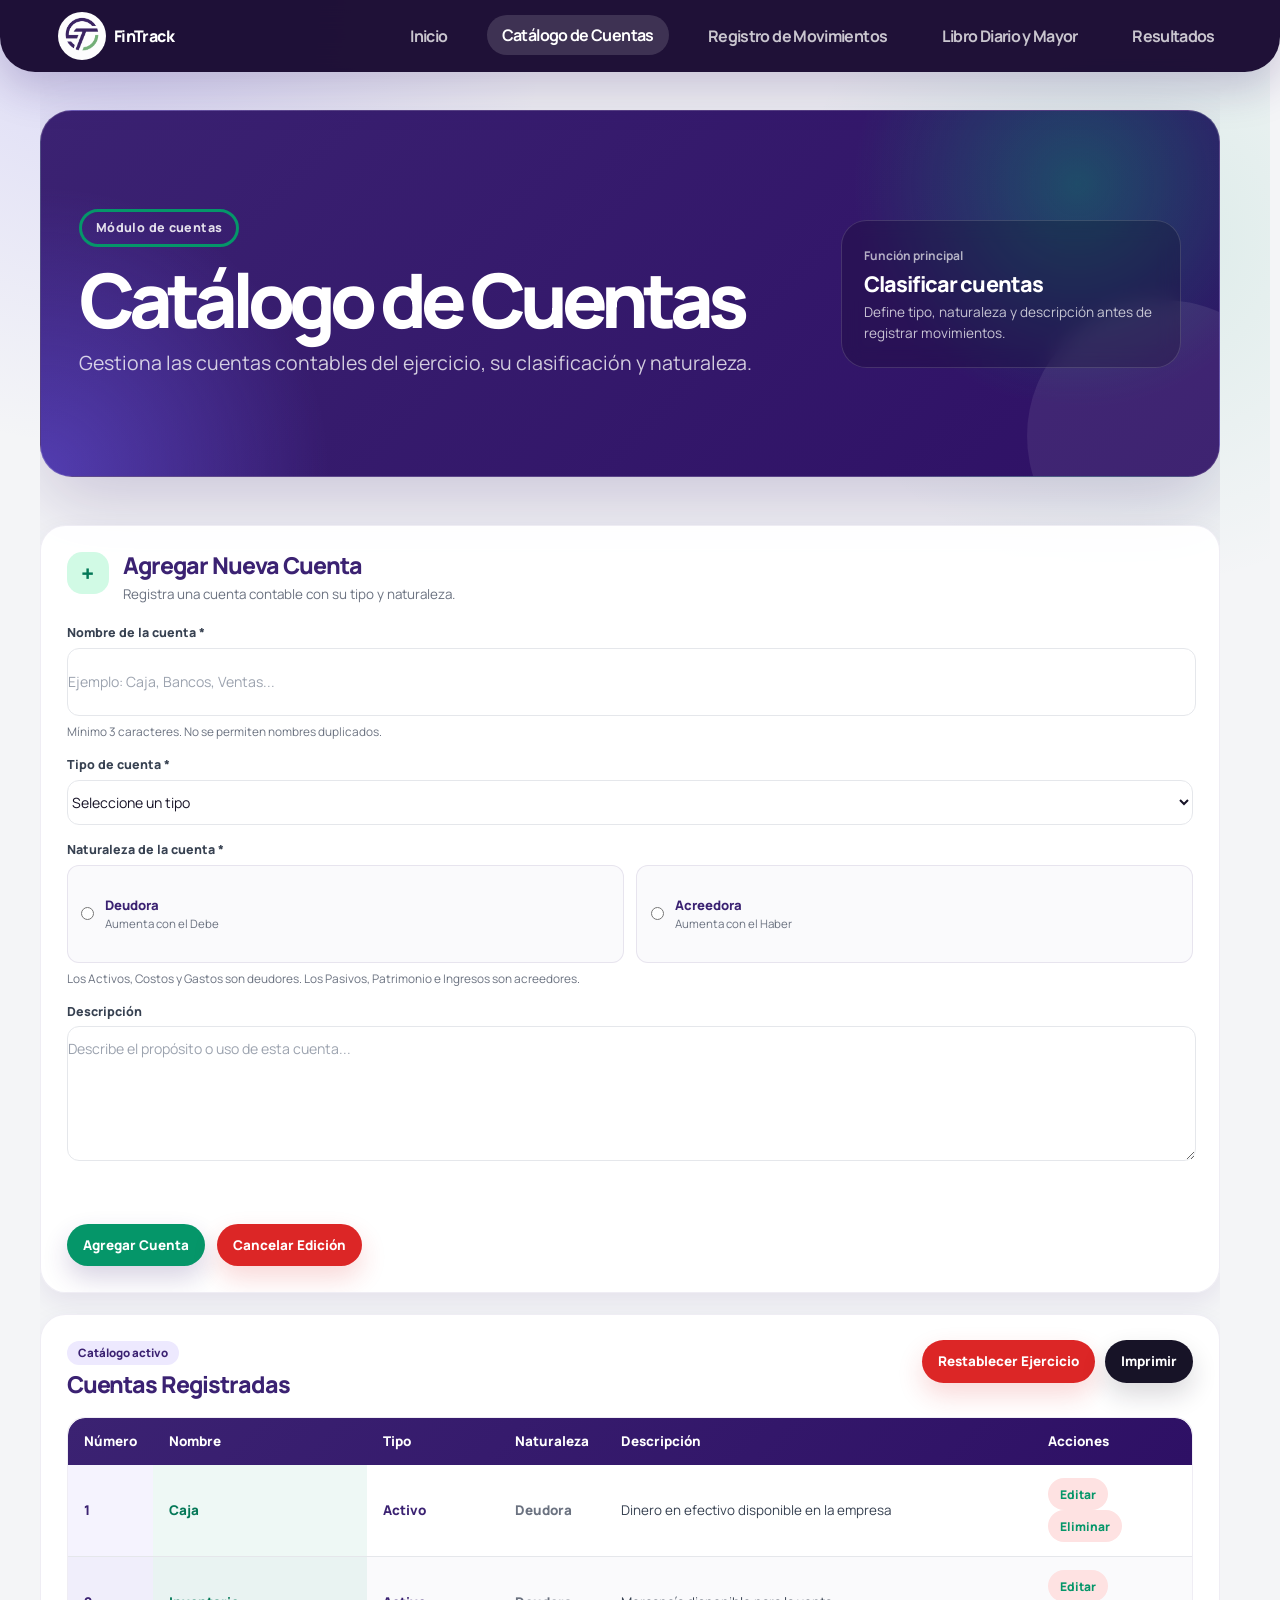
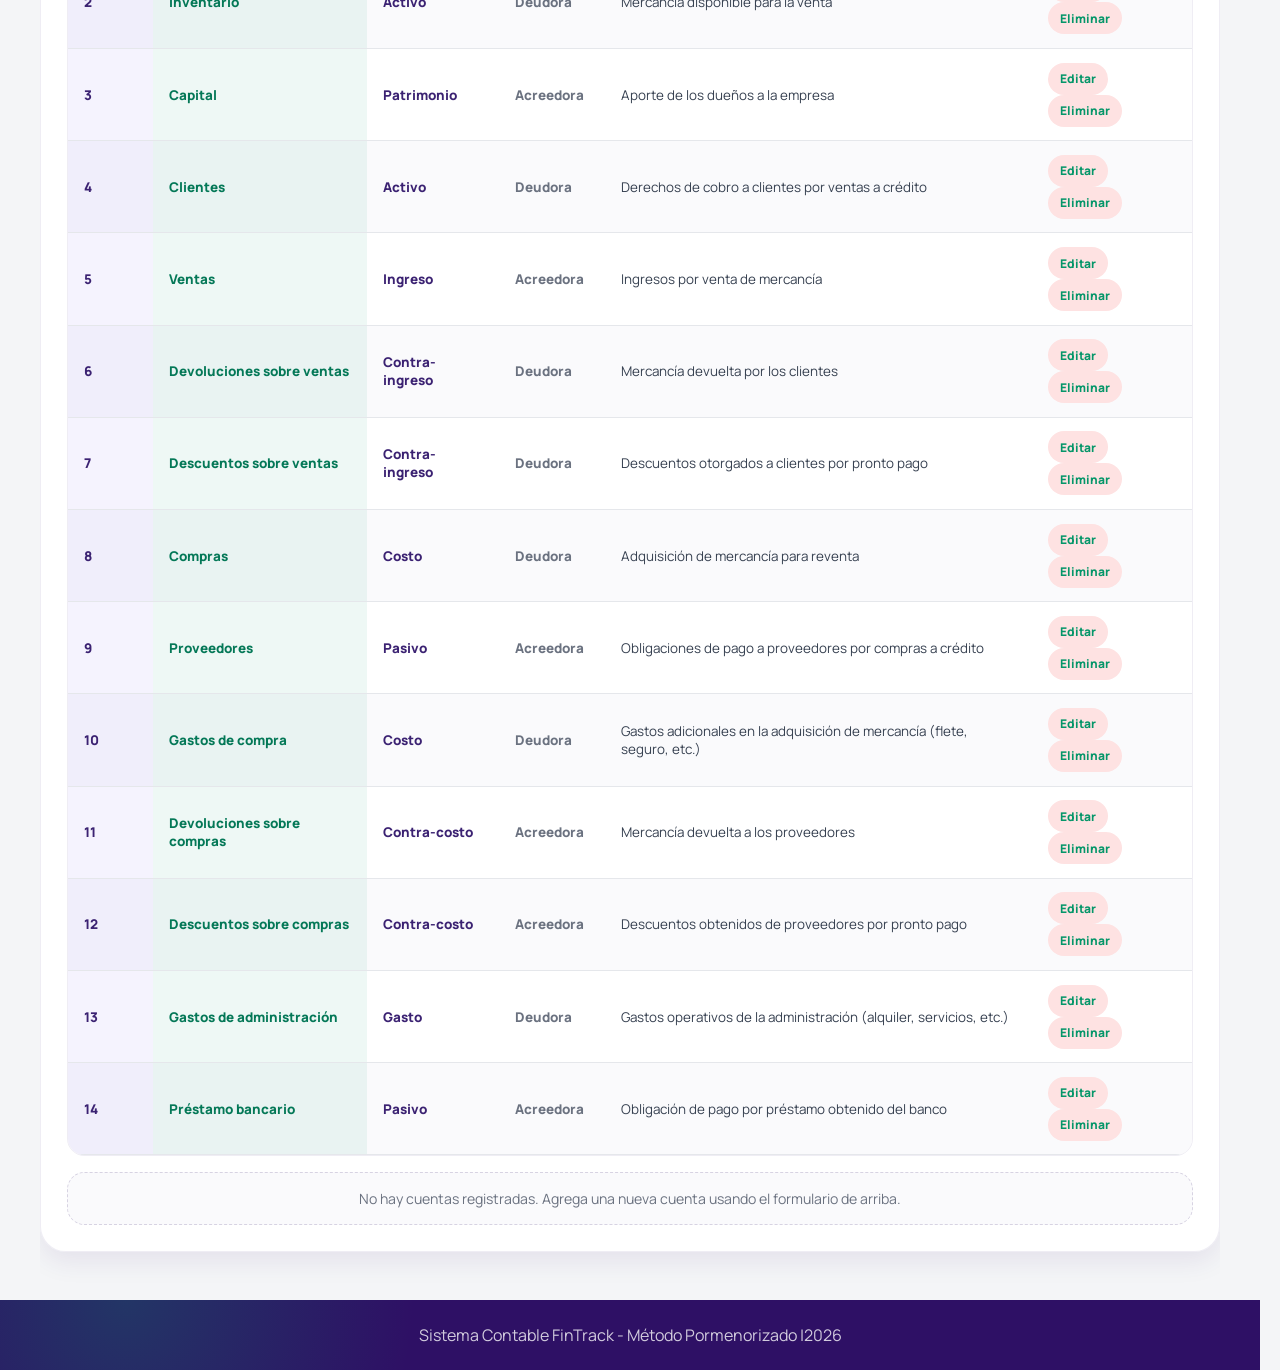
<file: src/pages/cuentas.html>
<!DOCTYPE html>
<html lang="es">
<head>
    <meta charset="UTF-8">
    <meta name="viewport" content="width=device-width, initial-scale=1.0">
    <title>FinTrack | Catálogo de Cuentas</title>

    <link rel="stylesheet" href="../styles/principal.css">
    <link rel="stylesheet" href="../styles/cuentas.css">
    <link rel="stylesheet" href="../styles/impresion.css" media="print">
</head>

<body>
    <nav class="navegacion-principal navegacion-principal--index">
        <div class="contenedor-navegacion index-nav">
            <div class="contenedor-logo">
                <a href="./index.html" class="titulo-navegacion index-nav__brand" aria-label="Ir a la página principal"></a>
                    <img src="./../assets/logo-proyecto.png" alt="logo principal del proyecto" class="logo-proyecto">
                    FinTrack
                </a>
            </div>
            

            <button
                id="boton-menu-hamburguesa"
                class="boton-menu-hamburguesa index-nav__toggle"
                type="button"
                aria-label="Abrir menú de navegación"
            >
                <span class="linea"></span>
                <span class="linea"></span>
                <span class="linea"></span>
            </button>

            <ul id="lista-navegacion" class="lista-navegacion index-nav__list">
                <li class="elemento-navegacion index-nav__item">
                    <a href="../../index.html" class="enlace-navegacion index-nav__link">Inicio</a>
                </li>

                <li class="elemento-navegacion index-nav__item">
                    <a href="cuentas.html" class="enlace-navegacion index-nav__link activo">Catálogo de Cuentas</a>
                </li>

                <li class="elemento-navegacion index-nav__item">
                    <a href="movimientos.html" class="enlace-navegacion index-nav__link">Registro de Movimientos</a>
                </li>

                <li class="elemento-navegacion index-nav__item">
                    <a href="libros.html" class="enlace-navegacion index-nav__link">Libro Diario y Mayor</a>
                </li>

                <li class="elemento-navegacion index-nav__item">
                    <a href="resultados.html" class="enlace-navegacion index-nav__link">Resultados</a>
                </li>
            </ul>
        </div>
    </nav>

    <main class="contenido-principal cuentas-main">
        <div class="contenedor cuentas-container">

            <header class="encabezado-pagina-cuentas cuentas-hero">
                <div class="cuentas-hero__content">
                    <span class="cuentas-hero__eyebrow">Módulo de cuentas</span>

                    <h1 class="titulo-principal cuentas-hero__title">
                        Catálogo de Cuentas
                    </h1>

                    <p class="subtitulo-principal cuentas-hero__subtitle">
                        Gestiona las cuentas contables del ejercicio, su clasificación y naturaleza.
                    </p>
                </div>

                <aside class="cuentas-hero__panel" aria-label="Resumen del módulo">
                    <span class="cuentas-hero__panel-label">Función principal</span>
                    <strong class="cuentas-hero__panel-title">Clasificar cuentas</strong>
                    <p class="cuentas-hero__panel-text">
                        Define tipo, naturaleza y descripción antes de registrar movimientos.
                    </p>
                </aside>
            </header>

            <section class="cuentas-layout" aria-label="Gestión del catálogo contable">

                <section class="tarjeta cuentas-card cuentas-form-card" aria-labelledby="titulo-formulario">
                    <div class="cuentas-card__header">
                        <span class="cuentas-card__icon" aria-hidden="true">
                            +
                        </span>

                        <div class="cuentas-card__heading">
                            <h2 class="titulo-tarjeta cuentas-card__title" id="titulo-formulario">
                                Agregar Nueva Cuenta
                            </h2>

                            <p class="cuentas-card__description">
                                Registra una cuenta contable con su tipo y naturaleza.
                            </p>
                        </div>
                    </div>

                    <form id="formulario-cuenta" class="cuentas-form" novalidate>
                        <input type="hidden" id="campo-id-cuenta" value="">

                        <div class="grupo-formulario cuentas-form__group">
                            <label for="campo-nombre" class="etiqueta-formulario cuentas-form__label">
                                Nombre de la cuenta *
                            </label>

                            <input
                                type="text"
                                id="campo-nombre"
                                class="campo-texto cuentas-form__control"
                                placeholder="Ejemplo: Caja, Bancos, Ventas..."
                                required
                                minlength="3"
                                maxlength="100"
                            >

                            <small class="texto-ayuda cuentas-form__help">
                                Mínimo 3 caracteres. No se permiten nombres duplicados.
                            </small>
                        </div>

                        <div class="grupo-formulario cuentas-form__group">
                            <label for="campo-tipo" class="etiqueta-formulario cuentas-form__label">
                                Tipo de cuenta *
                            </label>

                            <select id="campo-tipo" class="campo-seleccion cuentas-form__control" required>
                                <option value="">Seleccione un tipo</option>
                                <option value="Activo">Activo</option>
                                <option value="Pasivo">Pasivo</option>
                                <option value="Patrimonio">Patrimonio</option>
                                <option value="Ingreso">Ingreso</option>
                                <option value="Costo">Costo</option>
                                <option value="Gasto">Gasto</option>
                                <option value="Contra-ingreso">Contra-ingreso</option>
                                <option value="Contra-costo">Contra-costo</option>
                            </select>
                        </div>

                        <fieldset class="grupo-formulario cuentas-form__group cuentas-form__fieldset">
                            <legend class="etiqueta-formulario cuentas-form__label">
                                Naturaleza de la cuenta *
                            </legend>

                            <div class="grupo-radio cuentas-form__radio-grid">
                                <label class="opcion-radio cuentas-radio-card">
                                    <input type="radio" name="naturaleza" value="deudora" required>
                                    <span class="cuentas-radio-card__content">
                                        <strong>Deudora</strong>
                                        <small>Aumenta con el Debe</small>
                                    </span>
                                </label>

                                <label class="opcion-radio cuentas-radio-card">
                                    <input type="radio" name="naturaleza" value="acreedora" required>
                                    <span class="cuentas-radio-card__content">
                                        <strong>Acreedora</strong>
                                        <small>Aumenta con el Haber</small>
                                    </span>
                                </label>
                            </div>

                            <small class="texto-ayuda cuentas-form__help">
                                Los Activos, Costos y Gastos son deudores. Los Pasivos, Patrimonio e Ingresos son acreedores.
                            </small>
                        </fieldset>

                        <div class="grupo-formulario cuentas-form__group">
                            <label for="campo-descripcion" class="etiqueta-formulario cuentas-form__label">
                                Descripción
                            </label>

                            <textarea
                                id="campo-descripcion"
                                class="campo-textarea cuentas-form__control cuentas-form__textarea"
                                placeholder="Describe el propósito o uso de esta cuenta..."
                                maxlength="200"
                            ></textarea>
                        </div>

                        <div id="mensaje-formulario" class="mensaje-validacion cuentas-form__message oculto" role="alert"></div>

                        <div class="grupo-botones cuentas-form__actions">
                            <button type="submit" id="boton-guardar" class="boton boton-primario cuentas-button cuentas-button--primary">
                                Agregar Cuenta
                            </button>

                            <button type="button" id="boton-cancelar" class="boton boton-peligro cuentas-button cuentas-button--danger oculto">
                                Cancelar Edición
                            </button>
                        </div>
                    </form>
                </section>

                <section class="tarjeta cuentas-card cuentas-table-card" aria-labelledby="titulo-cuentas-registradas">
                    <div class="cuentas-table-card__header">
                        <div class="cuentas-card__heading">
                            <span class="cuentas-card__eyebrow">Catálogo activo</span>

                            <h2 class="titulo-tarjeta cuentas-card__title" id="titulo-cuentas-registradas">
                                Cuentas Registradas
                            </h2>
                        </div>

                        <div class="grupo-botones cuentas-table-card__actions">
                            <button id="boton-restablecer" class="boton boton-peligro boton-pequeno cuentas-button cuentas-button--danger">
                                Restablecer Ejercicio
                            </button>

                            <button id="boton-imprimir" class="boton boton-imprimir boton-pequeno cuentas-button cuentas-button--neutral">
                                Imprimir
                            </button>
                        </div>
                    </div>

                    <div class="contenedor-tabla cuentas-table-wrapper">
                        <table class="tabla-datos cuentas-table" id="tabla-cuentas">
                            <thead>
                                <tr>
                                    <th scope="col">Número</th>
                                    <th scope="col">Nombre</th>
                                    <th scope="col">Tipo</th>
                                    <th scope="col">Naturaleza</th>
                                    <th scope="col">Descripción</th>
                                    <th scope="col">Acciones</th>
                                </tr>
                            </thead>

                            <tbody id="cuerpo-tabla-cuentas">
                                <!-- Las filas se generan dinámicamente con JavaScript -->
                            </tbody>
                        </table>
                    </div>

                    <p id="mensaje-sin-cuentas" class="mensaje-vacio cuentas-empty-state oculto">
                        No hay cuentas registradas. Agrega una nueva cuenta usando el formulario de arriba.
                    </p>
                </section>

            </section>
        </div>
    </main>

    <footer class="pie-pagina index-footer cuentas-footer">
        <p class="texto-pie index-footer__text cuentas-footer__text">
            Sistema Contable FinTrack - Método Pormenorizado |
            <span id="anio-actual">2026</span>
        </p>
    </footer>

    <script src="../scripts/datos.js"></script>
    <script src="../scripts/principal.js"></script>
    <script src="../scripts/cuentas.js"></script>
    <script src="../scripts/animations/animations.js"></script>

    <script>
        document.getElementById('anio-actual').textContent = new Date().getFullYear();
    </script>
</body>
</html>
</file>
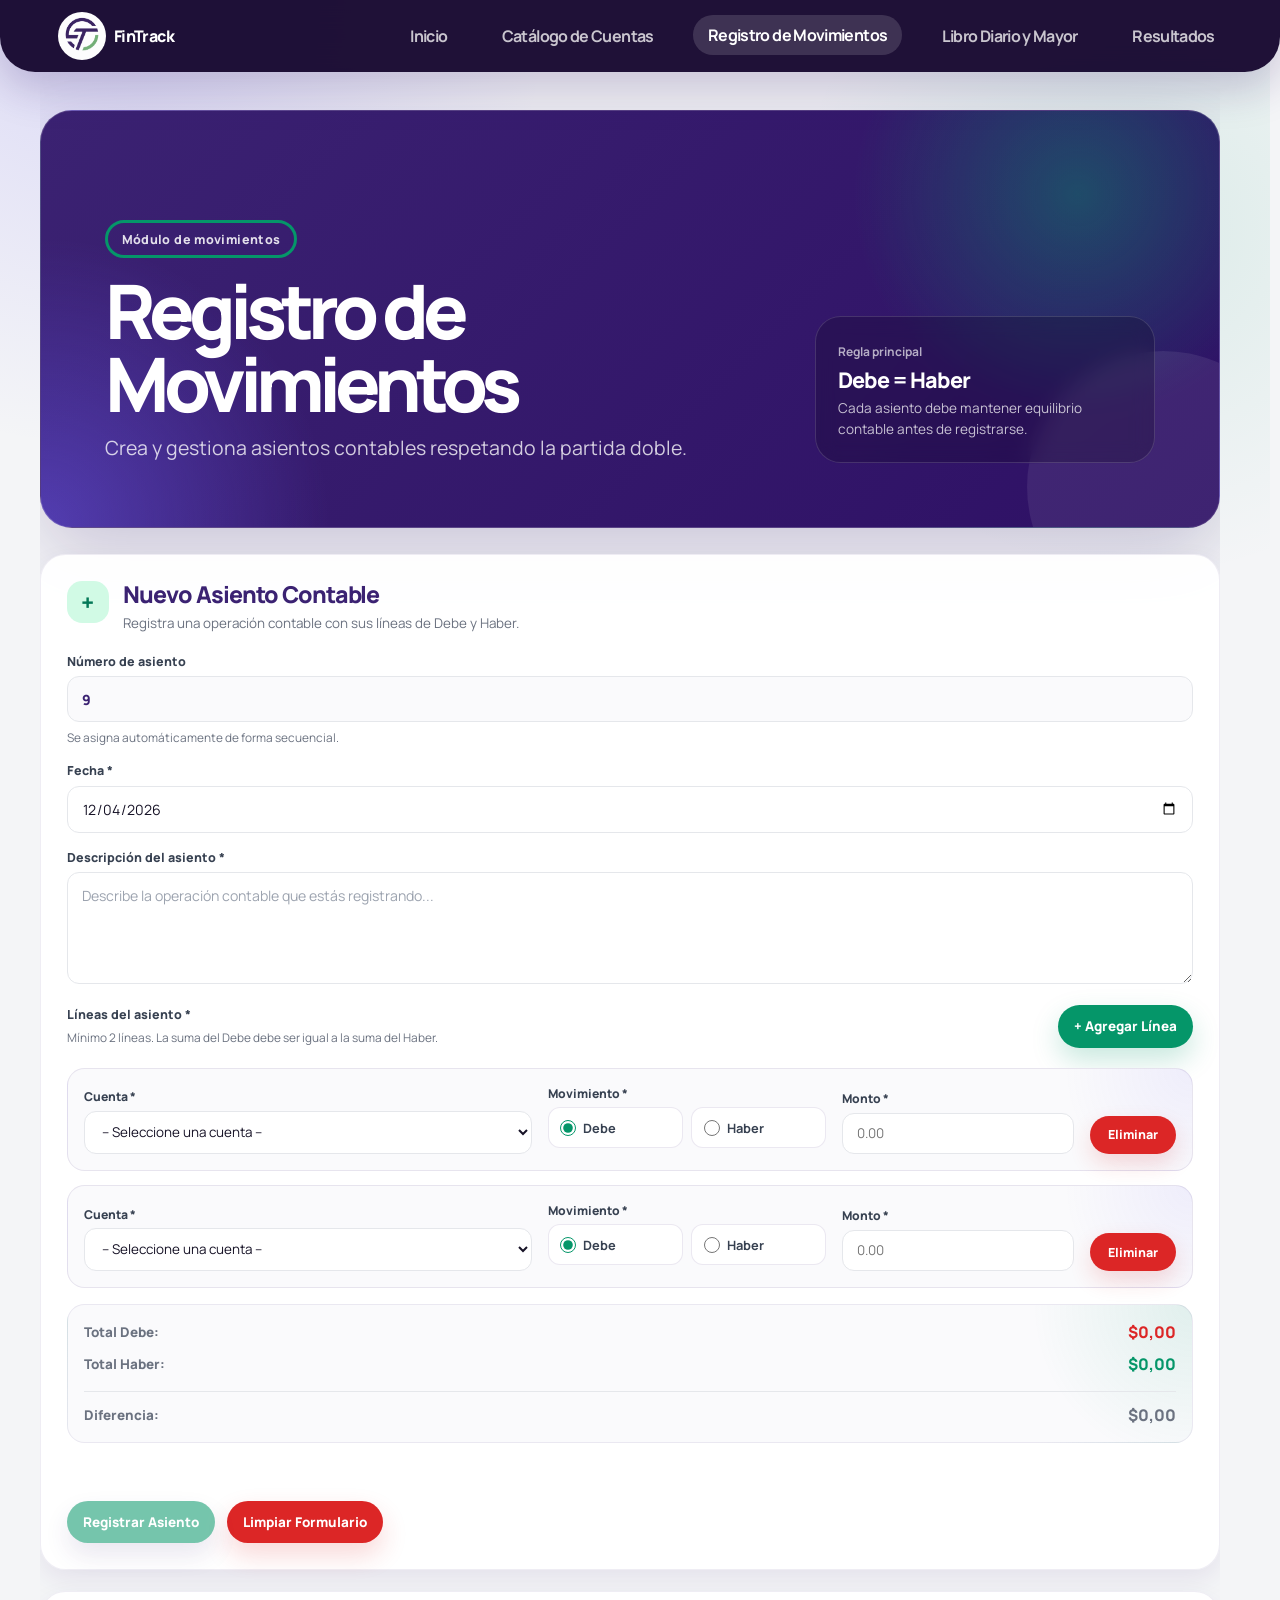
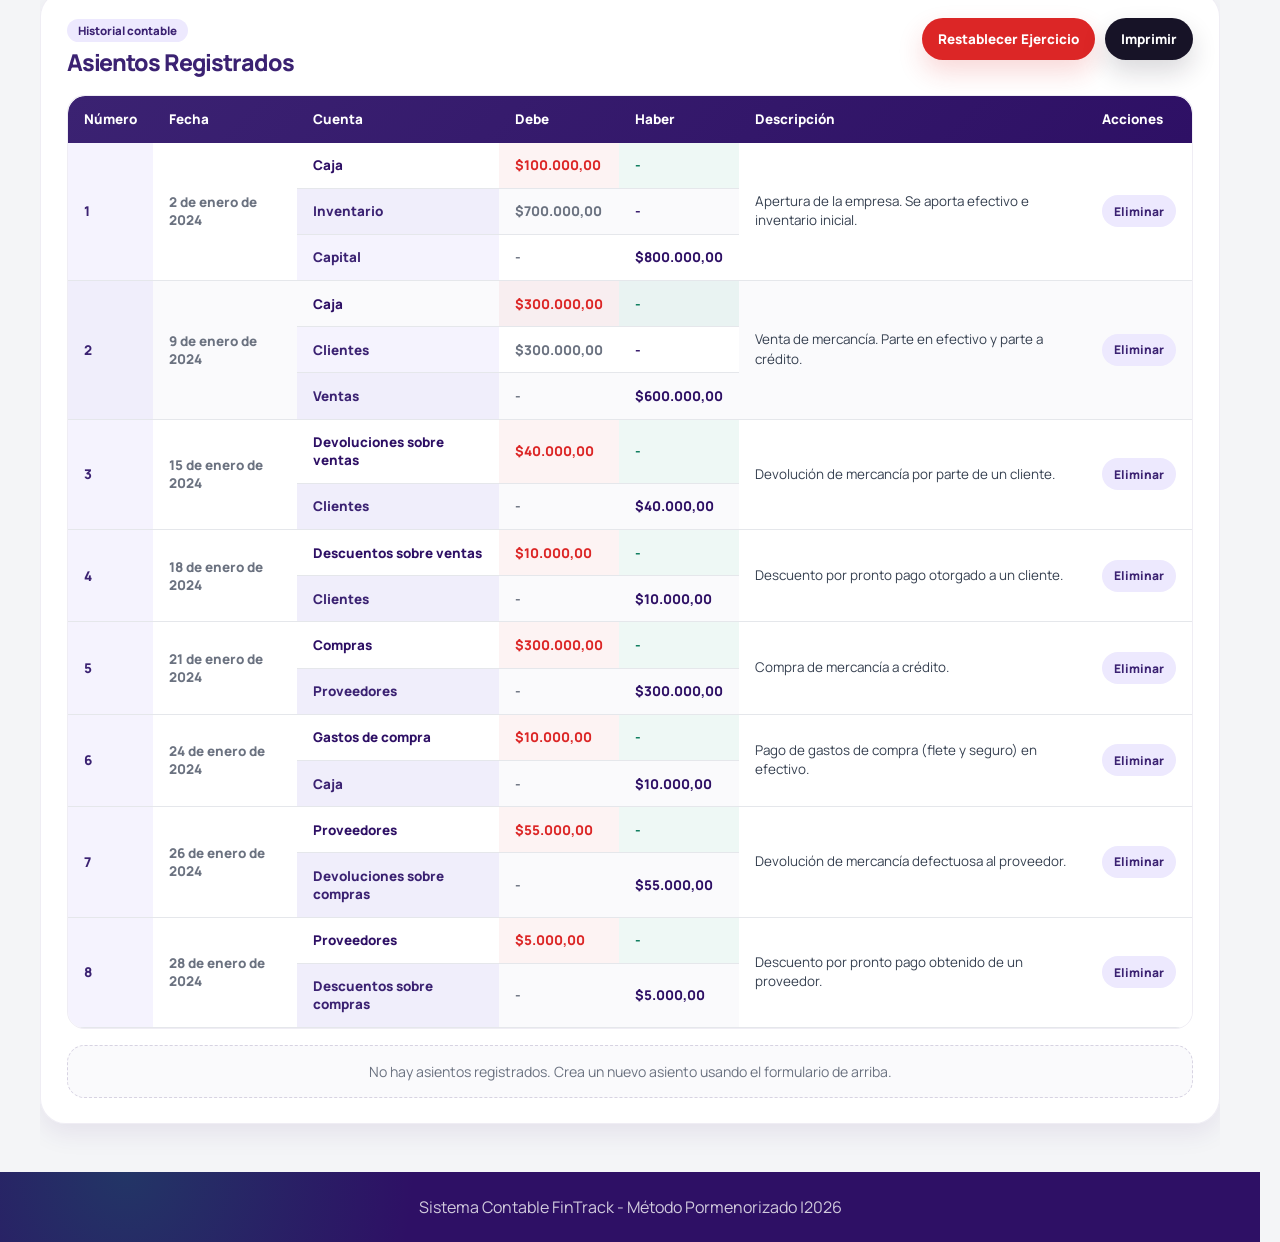
<file: src/pages/movimientos.html>
<!DOCTYPE html>
<html lang="es">
<head>
    <meta charset="UTF-8">
    <meta name="viewport" content="width=device-width, initial-scale=1.0">
    <title>FinTrack | Registro de Movimientos</title>

    <link rel="stylesheet" href="../styles/principal.css">
    <link rel="stylesheet" href="../styles/movimientos.css">
    <link rel="stylesheet" href="../styles/impresion.css" media="print">
</head>

<body>
    <nav class="navegacion-principal navegacion-principal--index">
        <div class="contenedor-navegacion index-nav">
            <div class="contenedor-logo">
                <a href="./index.html" class="titulo-navegacion index-nav__brand" aria-label="Ir a la página principal"></a>
                    <img src="./../assets/logo-proyecto.png" alt="logo principal del proyecto" class="logo-proyecto">
                    FinTrack
                </a>
            </div>
            
            <button
                id="boton-menu-hamburguesa"
                class="boton-menu-hamburguesa index-nav__toggle"
                type="button"
                aria-label="Abrir menú de navegación"
            >
                <span class="linea"></span>
                <span class="linea"></span>
                <span class="linea"></span>
            </button>

            <ul id="lista-navegacion" class="lista-navegacion index-nav__list">
                <li class="elemento-navegacion index-nav__item">
                    <a href="../../index.html" class="enlace-navegacion index-nav__link">Inicio</a>
                </li>

                <li class="elemento-navegacion index-nav__item">
                    <a href="cuentas.html" class="enlace-navegacion index-nav__link">Catálogo de Cuentas</a>
                </li>

                <li class="elemento-navegacion index-nav__item">
                    <a href="movimientos.html" class="enlace-navegacion index-nav__link activo">Registro de Movimientos</a>
                </li>

                <li class="elemento-navegacion index-nav__item">
                    <a href="libros.html" class="enlace-navegacion index-nav__link">Libro Diario y Mayor</a>
                </li>

                <li class="elemento-navegacion index-nav__item">
                    <a href="resultados.html" class="enlace-navegacion index-nav__link">Resultados</a>
                </li>
            </ul>
        </div>
    </nav>

    <main class="contenido-principal movimientos-main">
        <div class="contenedor movimientos-container">

            <header class="encabezado-pagina movimientos-hero">
                <div class="movimientos-hero__content">
                    <span class="movimientos-hero__eyebrow">Módulo de movimientos</span>

                    <h1 class="titulo-principal movimientos-hero__title">
                        Registro de Movimientos
                    </h1>

                    <p class="subtitulo-principal movimientos-hero__subtitle">
                        Crea y gestiona asientos contables respetando la partida doble.
                    </p>
                </div>

                <aside class="movimientos-hero__panel" aria-label="Resumen del módulo">
                    <span class="movimientos-hero__panel-label">Regla principal</span>
                    <strong class="movimientos-hero__panel-title">Debe = Haber</strong>
                    <p class="movimientos-hero__panel-text">
                        Cada asiento debe mantener equilibrio contable antes de registrarse.
                    </p>
                </aside>
            </header>

            <section class="movimientos-layout" aria-label="Registro y visualización de asientos">

                <section class="tarjeta movimientos-card movimientos-form-card" aria-labelledby="titulo-nuevo-asiento">
                    <div class="movimientos-card__header">
                        <span class="movimientos-card__icon" aria-hidden="true">+</span>

                        <div class="movimientos-card__heading">
                            <h2 class="titulo-tarjeta movimientos-card__title" id="titulo-nuevo-asiento">
                                Nuevo Asiento Contable
                            </h2>

                            <p class="movimientos-card__description">
                                Registra una operación contable con sus líneas de Debe y Haber.
                            </p>
                        </div>
                    </div>

                    <form id="formulario-asiento" class="movimientos-form" novalidate>

                        <div class="grupo-formulario movimientos-form__group">
                            <label for="campo-numero-asiento" class="etiqueta-formulario movimientos-form__label">
                                Número de asiento
                            </label>

                            <input
                                type="text"
                                id="campo-numero-asiento"
                                class="campo-texto movimientos-form__control movimientos-form__control--readonly"
                                readonly
                            >

                            <small class="texto-ayuda movimientos-form__help">
                                Se asigna automáticamente de forma secuencial.
                            </small>
                        </div>

                        <div class="grupo-formulario movimientos-form__group">
                            <label for="campo-fecha" class="etiqueta-formulario movimientos-form__label">
                                Fecha *
                            </label>

                            <input
                                type="date"
                                id="campo-fecha"
                                class="campo-fecha movimientos-form__control"
                                required
                            >
                        </div>

                        <div class="grupo-formulario movimientos-form__group">
                            <label for="campo-descripcion" class="etiqueta-formulario movimientos-form__label">
                                Descripción del asiento *
                            </label>

                            <textarea
                                id="campo-descripcion"
                                class="campo-textarea movimientos-form__control movimientos-form__textarea"
                                placeholder="Describe la operación contable que estás registrando..."
                                required
                                maxlength="300"
                            ></textarea>
                        </div>

                        <div class="grupo-formulario movimientos-form__group movimientos-lines">
                            <div class="movimientos-lines__header">
                                <div>
                                    <label class="etiqueta-formulario movimientos-form__label">
                                        Líneas del asiento *
                                    </label>

                                    <small class="texto-ayuda movimientos-form__help movimientos-lines__help">
                                        Mínimo 2 líneas. La suma del Debe debe ser igual a la suma del Haber.
                                    </small>
                                </div>

                                <button
                                    type="button"
                                    id="boton-agregar-linea"
                                    class="boton boton-secundario boton-pequeno movimientos-button movimientos-button--secondary movimientos-lines__button"
                                >
                                    + Agregar Línea
                                </button>
                            </div>

                            <div id="contenedor-lineas" class="movimientos-lines__container">
                                <!-- Las líneas se generan con JavaScript -->
                            </div>
                        </div>

                        <section class="indicador-totales movimientos-totals" id="indicador-totales" aria-label="Totales del asiento">
                            <div class="fila-indicador movimientos-totals__row">
                                <span class="etiqueta-total movimientos-totals__label">Total Debe:</span>
                                <span class="valor-total texto-debe movimientos-totals__value movimientos-totals__value--debit" id="total-debe">
                                    $0.00
                                </span>
                            </div>

                            <div class="fila-indicador movimientos-totals__row">
                                <span class="etiqueta-total movimientos-totals__label">Total Haber:</span>
                                <span class="valor-total texto-haber movimientos-totals__value movimientos-totals__value--credit" id="total-haber">
                                    $0.00
                                </span>
                            </div>

                            <div class="fila-indicador movimientos-totals__row movimientos-totals__row--difference">
                                <span class="etiqueta-total movimientos-totals__label">Diferencia:</span>
                                <span class="valor-total movimientos-totals__value" id="diferencia">
                                    $0.00
                                </span>
                            </div>
                        </section>

                        <div id="mensaje-partida-doble" class="mensaje-validacion movimientos-form__message oculto" role="alert"></div>

                        <div class="grupo-botones movimientos-form__actions">
                            <button
                                type="submit"
                                id="boton-registrar"
                                class="boton boton-primario movimientos-button movimientos-button--primary"
                                disabled
                            >
                                Registrar Asiento
                            </button>

                            <button
                                type="button"
                                id="boton-limpiar"
                                class="boton boton-peligro movimientos-button movimientos-button--danger"
                            >
                                Limpiar Formulario
                            </button>
                        </div>
                    </form>
                </section>

                <section class="tarjeta movimientos-card movimientos-table-card" aria-labelledby="titulo-asientos-registrados">
                    <div class="movimientos-table-card__header">
                        <div class="movimientos-card__heading">
                            <span class="movimientos-card__eyebrow">Historial contable</span>

                            <h2 class="titulo-tarjeta movimientos-card__title" id="titulo-asientos-registrados">
                                Asientos Registrados
                            </h2>
                        </div>

                        <div class="grupo-botones movimientos-table-card__actions">
                            <button
                                id="boton-restablecer"
                                class="boton boton-peligro boton-pequeno movimientos-button movimientos-button--danger"
                            >
                                Restablecer Ejercicio
                            </button>

                            <button
                                id="boton-imprimir"
                                class="boton boton-imprimir boton-pequeno movimientos-button movimientos-button--neutral"
                            >
                                Imprimir
                            </button>
                        </div>
                    </div>

                    <div class="contenedor-tabla movimientos-table-wrapper">
                        <table class="tabla-datos movimientos-table" id="tabla-asientos">
                            <thead>
                                <tr>
                                    <th scope="col">Número</th>
                                    <th scope="col">Fecha</th>
                                    <th scope="col">Cuenta</th>
                                    <th scope="col">Debe</th>
                                    <th scope="col">Haber</th>
                                    <th scope="col">Descripción</th>
                                    <th scope="col">Acciones</th>
                                </tr>
                            </thead>

                            <tbody id="cuerpo-tabla-asientos">
                                <!-- Las filas se generan dinámicamente con JavaScript -->
                            </tbody>
                        </table>
                    </div>

                    <p id="mensaje-sin-asientos" class="mensaje-vacio movimientos-empty-state oculto">
                        No hay asientos registrados. Crea un nuevo asiento usando el formulario de arriba.
                    </p>
                </section>

            </section>
        </div>
    </main>

    <footer class="pie-pagina index-footer movimientos-footer">
        <p class="texto-pie index-footer__text movimientos-footer__text">
            Sistema Contable FinTrack - Método Pormenorizado |
            <span id="anio-actual">2026</span>
        </p>
    </footer>

    <script src="../scripts/datos.js"></script>
    <script src="../scripts/principal.js"></script>
    <script src="../scripts/movimientos.js"></script>
    <script src="../scripts/animations/animations.js"></script>

    <script>
        document.getElementById('anio-actual').textContent = new Date().getFullYear();
    </script>
</body>
</html>
</file>
<file: src/styles/principal.css>
@import url("https://fonts.googleapis.com/css2?family=Manrope:wght@400;500;600;700;800&display=swap");

/* =========================================================
   INDEX.CSS
   Estilos específicos para index.html.
   Cargar después de principal.css.
========================================================= */

:root {
    --ft-purple-900: #2E1065;
    --ft-purple-800: #3B2272;
    --ft-purple-700: #4C2C91;
    --ft-purple-600: #6D5DF2;
    --ft-purple-100: #EDE9FE;

    --ft-green-700: #047857;
    --ft-green-600: #059669;
    --ft-green-100: #D1FAE5;

    --ft-red-600: #DC2626;
    --ft-red-100: #FEE2E2;

    --ft-orange-500: #F59E0B;
    --ft-orange-100: #FEF3C7;

    --ft-gray-950: #171327;
    --ft-gray-700: #374151;
    --ft-gray-500: #6B7280;
    --ft-gray-300: #D1D5DB;
    --ft-gray-200: #E5E7EB;
    --ft-gray-100: #F4F5F7;
    --ft-white: #FFFFFF;

    --ft-font: "Manrope", system-ui, -apple-system, BlinkMacSystemFont, "Segoe UI", sans-serif;

    --ft-radius-sm: 0.75rem;
    --ft-radius-md: 1.1rem;
    --ft-radius-lg: 1.6rem;
    --ft-radius-xl: 2rem;

    --ft-shadow-sm: 0 10px 26px rgba(46, 16, 101, 0.08);
    --ft-shadow-md: 0 18px 48px rgba(46, 16, 101, 0.14);
    --ft-shadow-lg: 0 28px 76px rgba(46, 16, 101, 0.20);

    --color-principal: var(--ft-purple-800);
    --color-principal-oscuro: var(--ft-purple-900);
    --color-secundario: var(--ft-green-600);
    --color-acento: var(--ft-green-600);
    --color-error: var(--ft-red-600);
    --color-exito: var(--ft-green-600);
    --fondo-pagina: var(--ft-gray-100);
    --fondo-tarjeta: var(--ft-white);
    --texto-principal: var(--ft-gray-950);
    --texto-secundario: var(--ft-gray-500);
    --texto-claro: var(--ft-white);
    --color-borde: var(--ft-gray-200);
    --color-borde-hover: var(--ft-purple-600);
    --fuente-principal: var(--ft-font);

    --separation-card-xs: 2.4rem;
    --separation-card-md: 3.2rem;
}

/* =========================================================
   BASE
========================================================= */

body {
    font-family: var(--ft-font);
    background:
        radial-gradient(circle at 8% 0%, rgba(109, 93, 242, 0.18), transparent 28rem),
        radial-gradient(circle at 90% 8%, rgba(5, 150, 105, 0.10), transparent 22rem),
        var(--ft-gray-100);
    color: var(--ft-gray-950);
    overflow-x: hidden;
    width: 100%;
    
}

* {
    margin: 0;
    padding: 0;
}

html, body {
    width: 100%;
    overflow-x: hidden;
    scrollbar-width: thin; /* Hace la barra más delgada */
    scrollbar-color: #5c22c5 #1a0933; /* Color del tirador (morado) y del fondo (oscuro) */
    overflow-y: scroll;
    scrollbar-gutter: stable;
}



/* --- 2. Estilos para Chrome, Edge, Brave y Safari (WebKit) --- */
/* Ancho total de la barra lateral */
::-webkit-scrollbar {
  width: 10px;
}

/* El fondo por donde se desliza la barra (Track) */
::-webkit-scrollbar-track {
  background: #1a0933; /* Combínalo con el tono oscuro de tu web */
}

/* La barrita arrastrable que se mueve al bajar (Thumb) */
::-webkit-scrollbar-thumb {
  background: #5c22c5; /* El morado de tu diseño */
  border-radius: 10px; /* Bordes completamente circulares */
  border: 2px solid #1a0933; /* Crea un pequeño espacio alrededor del tirador */
}

/* Efecto cuando el usuario pasa el mouse por encima */
::-webkit-scrollbar-thumb:hover {
  background: #7d3cf2; /* Un morado un poco más brillante */
}

.index-main {
    margin-top:0 ;
    padding: calc(4.5rem + 2.4rem) 1rem 3rem;
    overflow-x: clip;
}

.index-container {
    width: min(100%, 1180px);
    max-width: 1180px;
    margin-inline: auto;
    overflow-x: clip;
}


strong {
    color: var(--ft-purple-800);
    font-weight: 800;
}

/* =========================================================
   NAVBAR INDEX
========================================================= */
.navegacion-principal--index {
    position: fixed;
    top: 0;
    left: 0;
    right: 0;
    z-index: 9999;
    width: 100%;
    min-height: 4.5rem;
    display: flex;
    align-items: center;
    border-radius: 0 0 35px 35px;
    background: rgba(22, 8, 47, 0.96);
    backdrop-filter: blur(19px);
    box-shadow: 0 16px 42px rgba(46, 16, 101, 0.22);
}

.logo-proyecto {
    width: 100%;
    max-width: 100%;
    border-radius: 50%;

}
/* .navegacion-secundaria {
    margin: 0;
    position: relative;
    top: 0;
    z-index: 800;
    min-height: 5.5rem;
    background: rgba(54, 20, 118, 0.96);
    border-radius: 0 0 35px 35px;
} */

.index-nav {
    width: min(100%, 1180px);
    min-height: 4.5rem;
    margin: 0 auto;
    padding: 0 1.25rem;
    display: flex;
    align-items: center;
    justify-content: space-between;
    gap: 2rem;
}

.index-nav {
    display: inline-flex;
    align-items: center;
    gap: 0.65rem;
    flex: 0 0 auto;
    color: var(--ft-white);
    text-decoration: none;
    font-size: 1rem;
    font-weight: 800;
    line-height: 1;
    letter-spacing: -0.04em
}

.index-nav::before {
    display: none;
}

.index-nav__list {
    list-style: none;
    display: flex;
    align-items: center;
    justify-content: flex-end;
    gap: 1.5rem;
    margin: 0;
    padding: 0;
    flex: 1 1 auto;
    min-width: 0;
}

.index-nav__item {
    display: flex;
    align-items: center;
    flex: 0 0 auto;
}

.index-nav__link {
    min-height: 2.45rem;
    display: inline-flex;
    align-items: center;
    justify-content: center;
    padding: 0 0.95rem;
    border-radius: 999px;
    color: rgba(255, 255, 255, 0.76);
    text-decoration: none;
    font-size: 1rem;
    font-weight: 700;
    line-height: 1;
    white-space: nowrap;
    transition:
        background 180ms ease,
        color 180ms ease,
        transform 180ms ease;
}

.index-nav__link:hover,
.index-nav__link.activo {
    color: var(--ft-white);
    background: rgba(255, 255, 255, 0.14);
    transform: translateY(-1px);
}

.index-nav__toggle {
    display: none;
    width: 2.45rem;
    height: 2.45rem;
    flex: 0 0 auto;
    border: 0;
    border-radius: 0.8rem;
    background: rgba(255, 255, 255, 0.12);
    cursor: pointer;
}

.contenedor-logo {
    display: flex;
    align-items: center;
    gap:0.5rem;
    width: 3rem;
    height: 100%;
}
.index-nav__toggle .linea {
    display: block;
    width: 1.25rem;
    height: 2px;
    margin: 4px auto;
    border-radius: 999px;
    background: var(--ft-white);
}


/* =========================================================
   HERO
========================================================= */

.index-hero {
    position: relative;
    overflow: hidden;
    min-height: 22rem;
    display: grid;
    grid-template-columns: minmax(0, 1fr) minmax(260px, 340px);
    align-items: end;
    gap: 2rem;
    padding: clamp(2rem, 5vw, 4.4rem);
    margin-bottom: 1.6rem;
    border-radius: var(--ft-radius-xl);
    border: 1px solid rgba(255, 255, 255, 0.18);
    background:
        radial-gradient(circle at 82% 18%, rgba(5, 150, 105, 0.48), transparent 15rem),
        radial-gradient(circle at 0% 100%, rgba(109, 93, 242, 0.58), transparent 20rem),
        linear-gradient(135deg, var(--ft-purple-800), var(--ft-purple-900));
    color: var(--ft-white);
    box-shadow: var(--ft-shadow-lg);
    text-align: left;
}

.index-hero::before {
    content: "";
    position: absolute;
    inset: auto -5rem -6rem auto;
    width: 17rem;
    height: 17rem;
    border-radius: 50%;
    background: rgba(255, 255, 255, 0.08);
}

.index-hero__content {
    position: relative;
    z-index: 1;
}

.index-hero__eyebrow {
    width: fit-content;
    display: inline-flex;
    margin-bottom: 1rem;
    padding: 0.45rem 0.85rem;
    border-radius: 999px;
    /* background: rgba(255, 255, 255, 0.12); */
    border: 3.5px solid var(--ft-green-600);
    color: rgba(255, 255, 255, 0.86); 
    font-size: 0.78rem;
    font-weight: 800;
    letter-spacing: 0.03em;
}

.index-hero__title {
    max-width: 780px;
    margin-bottom: 0.8rem;
    color: var(--ft-white);
    font-size: clamp(2.6rem, 7vw, 5.2rem);
    font-weight: 800;
    line-height: 0.98;
    letter-spacing: -0.08em;
}

.index-hero__subtitle {
    max-width: 760px;
    color: rgba(255, 255, 255, 0.78);
    font-size: clamp(1rem, 1.7vw, 1.25rem);
    line-height: 1.55;
}

.index-hero__panel {
    position: relative;
    z-index: 1;
    padding: 2rem;
    border-radius: var(--ft-radius-lg);
    background: rgba(3, 3, 3, 0.20);
    backdrop-filter: blur(8px);
    box-shadow: inset 0 0 0 1px rgba(255, 255, 255, 0.14);
}

.index-hero__panel-label {
    color: rgba(255, 255, 255, 0.66);
    font-size: 0.75rem;
    font-weight: 700;
}

.index-hero__panel-title {
    display: block;
    margin-block: 0.25rem;
    color: var(--ft-white);
    font-size: 1.4rem;
    letter-spacing: -0.04em;
}

.index-hero__panel-text {
    color: rgba(255, 255, 255, 0.74);
    font-size: 0.85rem;
}

/* =========================================================
   CARD SYSTEM
========================================================= */
.tarjeta {
    display: block;
    margin-bottom: var(--separation-card-md);
}
.index-card,
.index-module-card,
.tarjeta {
    border: 1px solid rgba(59, 34, 114, 0.08);
    border-radius: var(--ft-radius-lg);
    background: rgba(255, 255, 255, 0.94);
    box-shadow: var(--ft-shadow-sm);
    transition: transform 180ms ease, box-shadow 180ms ease, border-color 180ms ease;
}

.index-card:hover,
.index-module-card:hover {
    transform: translateY(-3px);
    border-color: rgba(109, 93, 242, 0.22);
    box-shadow: var(--ft-shadow-md);
    border: 2px solid var(--ft-green-700)
}

.index-card {
    padding: clamp(1.25rem, 2vw, 2rem);
}

.index-card__header {
    display: flex;
    align-items: center;
    gap: 0.8rem;
    margin-bottom: 1rem;
}

.index-card__marker {
    width: 0.85rem;
    height: 0.85rem;
    flex: 0 0 auto;
    border-radius: 50%;
    background: var(--ft-green-600);
    box-shadow: 0 0 0 7px rgba(5, 150, 105, 0.12);
}

.index-card__marker--accent {
    background: var(--ft-orange-500);
    box-shadow: 0 0 0 7px rgba(245, 158, 11, 0.15);
}

.index-card__title,
.index-section__title,
.titulo-tarjeta {
    margin: 0;
    padding: 0;
    border: 0;
    color: var(--ft-purple-800);
    font-size: clamp(1.22rem, 2vw, 1.65rem);
    font-weight: 800;
    line-height: 1.15;
    letter-spacing: -0.045em;
}

.index-card__title::before,
.index-section__title::before {
    display: none;
}

.index-text {
    color: var(--ft-gray-500);
    font-size: 0.96rem;
    line-height: 1.75;
}

.index-text--spaced {
    margin-top: 0.95rem;
}

/* =========================================================
   GUIDE
========================================================= */

.index-guide__list {
    list-style: none;
    counter-reset: index-step;
    display: grid;
    gap: 0.9rem;
    padding: 0;
}

.index-guide__item {
    counter-increment: index-step;
    position: relative;
    padding: 1rem 1rem 1rem 4.2rem;
    border-radius: var(--ft-radius-md);
    border: 1px solid rgba(59, 34, 114, 0.08);
    background: linear-gradient(135deg, #e7efed70, #ecf3f1);
    color: var(--ft-gray-500);
    font-size: 0.94rem;
    line-height: 1.7;
}

.index-guide__item::before {
    content: counter(index-step, decimal-leading-zero);
    position: absolute;
    left: 1rem;
    top: 1rem;
    width: 2.35rem;
    height: 2.35rem;
    display: grid;
    place-items: center;
    border-radius: 0.85rem;
    background: var(--ft-purple-100);
    color: var(--ft-purple-800);
    font-size: 0.78rem;
    font-weight: 800;
}

/* =========================================================
   NOTE
========================================================= */

.index-note {
    border-left: 0.35rem solid var(--ft-green-600);
    background:
        radial-gradient(circle at 100% 0%, rgba(5, 150, 105, 0.12), transparent 14rem),
        rgba(255, 255, 255, 0.96);
}

/* =========================================================
   SECTIONS HEADER
========================================================= */

.index-section {
    margin-bottom: 1.5rem;
}

.index-section__header {
    margin-bottom: 1.25rem;
}

.index-section__header--center {
    text-align: center;
}

.index-section__eyebrow {
    display: inline-flex;
    margin-bottom: 0.45rem;
    padding: 0.3rem 0.75rem;
    border-radius: 999px;
    background: var(--ft-purple-100);
    color: var(--ft-purple-800);
    font-size: 0.75rem;
    font-weight: 800;
}

/* =========================================================
   MODULE CARDS
========================================================= */

.index-explore__grid {
    display: grid;
    grid-template-columns: repeat(4, minmax(0, 1fr));
    gap: 1.1rem;
}

.index-module-card {
    min-height: 19rem;
    display: flex;
    flex-direction: column;
    align-items: flex-start;
    padding: 1.35rem;
    overflow: hidden;
}

.index-module-card::after {
    content: "";
    position: absolute;
    right: -3.5rem;
    bottom: -4.5rem;
    width: 9rem;
    height: 9rem;
    border-radius: 50%;
    background: rgba(108, 93, 242, 0.231);
}

.index-module-card__icon {
    width: 4rem;
    height: 4rem;
    display: grid;
    place-items: center;
    margin-bottom: 1rem;
    border-radius: 1.25rem;
    font-size: 2.1rem;
}

.index-module-card__icon svg {
    width: 50%
}

.index-module-card__icon--purple {
    color: var(--ft-purple-800);
    background: var(--ft-purple-100);
}

.index-module-card__icon--green {
    color: var(--ft-green-600);
    background: var(--ft-green-100);
}

.index-module-card__icon--dark {
    color: var(--ft-purple-900);
    background: #EEEAF8;
}

.index-module-card__icon--violet {
    color: var(--ft-purple-600);
    background: #F3E8FF;
}

.index-module-card__title {
    margin-bottom: 0.55rem;
    color: var(--ft-purple-800);
    font-size: 1.08rem;
    font-weight: 800;
    line-height: 1.2;
    letter-spacing: -0.035em;
}

.index-module-card__text {
    flex: 1;
    color: var(--ft-gray-500);
    font-size: 0.84rem;
    line-height: 1.65;
}

.index-module-card__button {
    position: relative;
    z-index: 1;
    margin-top: 1.15rem;
}

/* =========================================================
   CONCEPTS
========================================================= */

.index-concepts__grid {
    display: grid;
    grid-template-columns: repeat(2, minmax(0, 1fr));
    gap: 1rem;
}

.index-concept-card {
    padding: 1.15rem;
    border: 1px solid rgba(59, 34, 114, 0.08);
    border-radius: var(--ft-radius-md);
    background:
        radial-gradient(circle at 100% 0%, rgba(109, 93, 242, 0.12), transparent 9rem),
        #FAFAFC;
}

.index-concept-card__tag {
    display: inline-grid;
    place-items: center;
    width: 2rem;
    height: 2rem;
    margin-bottom: 0.8rem;
    border-radius: 0.75rem;
    background: var(--ft-purple-100);
    color: var(--ft-purple-800);
    font-size: 0.72rem;
    font-weight: 800;
}

.index-concept-card__title {
    margin-bottom: 0.45rem;
    color: var(--ft-purple-800);
    font-size: 1rem;
    font-weight: 800;
    letter-spacing: -0.035em;
}

.index-concept-card__text {
    color: var(--ft-gray-500);
    font-size: 0.84rem;
    line-height: 1.65;
}

/* =========================================================
   BUTTONS ON INDEX
========================================================= */

.index-page .boton,
.index-module-card .boton {
    display: inline-flex;
    align-items: center;
    justify-content: center;
    min-height: 1.55rem;
    padding: 0.7rem 1.1rem;
    border-radius: 999px;
    border: 0;
    font-family: var(--ft-font);
    font-size: 0.84rem;
    font-weight: 800;
    text-decoration: none;
    cursor: pointer;
    transition: transform 180ms ease, box-shadow 180ms ease, background 180ms ease;
}

.index-page .boton:hover,
.index-module-card .boton:hover {
    transform: translateY(-2px);
}

.index-page .boton-primario,
.index-module-card .boton-primario {
    background: var(--ft-purple-800);
    color: var(--ft-white);
    box-shadow: 0 12px 26px rgba(59, 34, 114, 0.20);
}

.index-page .boton-primario:hover,
.index-module-card .boton-primario:hover {
    background: var(--ft-purple-900);
}

.index-page .boton-secundario,
.index-page .boton-acento,
.index-module-card .boton-secundario,
.index-module-card .boton-acento {
    background: var(--ft-green-600);
    color: var(--ft-white);
    box-shadow: 0 12px 28px rgba(5, 150, 105, 0.22);
}

.index-page .boton-secundario:hover,
.index-page .boton-acento:hover,
.index-module-card .boton-secundario:hover,
.index-module-card .boton-acento:hover {
    background: var(--ft-green-700);
}

/* =========================================================
   FOOTER
========================================================= */

.index-footer {
    padding: 1.5rem;
    background:
        radial-gradient(circle at 10% 0%, rgba(5, 150, 105, 0.28), transparent 18rem),
        var(--ft-purple-900);
    color: var(--ft-white);
    align-items: center;
    
}

.index-footer__text {
    display: flex;
    justify-content: center;
    color: rgba(255, 255, 255, 0.78);
}

/* =========================================================
   RESPONSIVE
========================================================= */

@media screen and (max-width: 1000px) {
    .index-hero {
        grid-template-columns: 1fr;
    }

    .index-explore__grid {
        grid-template-columns: repeat(2, minmax(0, 1fr));
    }

    .index-concepts__grid {
        grid-template-columns: 1fr;
    }
}

@media screen and (max-width: 768px) {
    .index-nav__list {
        background: var(--ft-purple-900);
    }

    .index-nav__link {
        border-radius: 0;
    }

    .index-hero__title {
        font-size: 2.55rem;
    }

    .index-explore__grid {
        grid-template-columns: 1fr;
    }
}

@media screen and (max-width: 520px) {
    .index-main {
        padding-inline: 0.8rem;
    }

    .index-hero {
        padding: 1.4rem;
        border-radius: var(--ft-radius-lg);
    }

    .index-card {
        padding: 1.1rem;
    }

    .index-guide__item {
        padding: 1rem;
    }

    .index-guide__item::before {
        position: static;
        margin-bottom: 0.75rem;
    }

    .index-module-card {
        min-height: auto;
    }

    .index-page .boton,
    .index-module-card .boton {
        width: 100%;
    }
}



/* =========================================================
   ANIMACIONES GLOBALES FINTRACK
   Header + scroll reveal
========================================================= */

html.animaciones-activas .navegacion-principal--index {
    opacity: 0;
    transform: translate3d(0, -1.15rem, 0);
    transition:
        opacity 720ms ease,
        transform 720ms cubic-bezier(0.16, 1, 0.3, 1);
}

html.animaciones-activas .navegacion-principal--index.animacion-header-visible {
    opacity: 1;
    transform: translate3d(0, 0, 0);
}

html.animaciones-activas .animacion-scroll {
    opacity: 0;
    transition:
        opacity 760ms ease,
        transform 760ms cubic-bezier(0.16, 1, 0.3, 1);
    transition-delay: var(--animacion-delay, 0ms);
    will-change: opacity, transform;
}

html.animaciones-activas .animacion-desde-abajo {
    transform: translate3d(0, 2.2rem, 0);
}

html.animaciones-activas .animacion-desde-derecha {
    transform: translate3d(1.2rem, 0, 0);
}

html.animaciones-activas .animacion-desde-izquierda {
    transform: translate3d(-1.2rem, 0, 0);
}

html.animaciones-activas .animacion-scroll.animacion-visible {
    opacity: 1;
    transform: translate3d(0, 0, 0);
}

/* Micro mejora visual cuando aparecen tarjetas */
html.animaciones-activas .index-module-card.animacion-visible,
html.animaciones-activas .index-concept-card.animacion-visible,
html.animaciones-activas .index-card.animacion-visible {
    will-change: auto;
}

/* Respeta accesibilidad */
@media (prefers-reduced-motion: reduce) {
    html.animaciones-activas .navegacion-principal--index,
    html.animaciones-activas .animacion-scroll {
        opacity: 1;
        transform: none;
        transition: none;
        will-change: auto;
    }
}
</file>
<file: src/styles/cuentas.css>
/* =========================================================
   CUENTAS.CSS
   Estilos específicos para cuentas.html.
   Reutiliza variables y componentes de principal.css + index.css.
========================================================= */


.cuentas-main {
    margin-top: 0;
    padding: calc(4.5rem + 2.4rem) 1rem 3rem;
}

.cuentas-container {
    width: min(100%, 1180px);
    max-width: 1180px;
    margin-inline: auto;
}


/* =========================================================
   HERO DE CUENTAS
========================================================= */

.cuentas-hero {
    position: relative;
    overflow: hidden;
    min-height: 18rem;
    display: grid;
    grid-template-columns: minmax(0, 1fr) minmax(260px, 340px);
    align-items: center;
    gap: 2rem;
    margin-bottom: 3rem;
    padding: clamp(1.5rem, 3vw, 3rem);
    border-radius: var(--ft-radius-xl);
    border: 1px solid rgba(255, 255, 255, 0.18);
    background:
        radial-gradient(circle at 88% 20%, rgba(5, 150, 105, 0.42), transparent 14rem),
        radial-gradient(circle at 0% 100%, rgba(109, 93, 242, 0.50), transparent 18rem),
        linear-gradient(135deg, var(--ft-purple-800), var(--ft-purple-900));
    color: var(--ft-white);
    text-align: left;
    box-shadow: var(--ft-shadow-lg);
}

.cuentas-hero::before {
    content: "";
    position: absolute;
    right: -5rem;
    bottom: -6rem;
    width: 17rem;
    height: 17rem;
    border-radius: 50%;
    background: rgba(255, 255, 255, 0.08);
}

.cuentas-hero__content {
    position: relative;
    z-index: 1;
}

.cuentas-hero__eyebrow {
    width: fit-content;
    display: inline-flex;
    margin-bottom: 1rem;
    padding: 0.45rem 0.85rem;
    border-radius: 999px;
    border: 3px solid var(--ft-green-600);
    color: rgba(255, 255, 255, 0.86);
    font-size: 0.78rem;
    font-weight: 800;
    letter-spacing: 0.03em;
}

.cuentas-hero__title {
    max-width: 760px;
    margin-bottom: 0.75rem;
    color: var(--ft-white);
    font-size: clamp(2.4rem, 6vw, 4.7rem);
    font-weight: 800;
    line-height: 0.98;
    letter-spacing: -0.08em;
}

.cuentas-hero__subtitle {
    max-width: 760px;
    color: rgba(255, 255, 255, 0.78);
    font-size: clamp(1rem, 1.6vw, 1.22rem);
    line-height: 1.55;
}

.cuentas-hero__panel {
    position: relative;
    z-index: 1;
    padding: 1.45rem;
    border-radius: var(--ft-radius-lg);
    background: rgba(3, 3, 3, 0.18);
    backdrop-filter: blur(10px);
    box-shadow: inset 0 0 0 1px rgba(255, 255, 255, 0.14);
}

.cuentas-hero__panel-label {
    color: rgba(255, 255, 255, 0.66);
    font-size: 0.75rem;
    font-weight: 700;
}

.cuentas-hero__panel-title {
    display: block;
    margin-block: 0.25rem;
    color: var(--ft-white);
    font-size: 1.35rem;
    font-weight: 800;
    letter-spacing: -0.04em;
}

.cuentas-hero__panel-text {
    color: rgba(255, 255, 255, 0.74);
    font-size: 0.85rem;
    line-height: 1.55;
}


/* =========================================================
   LAYOUT PRINCIPAL
========================================================= */

.cuentas-layout {
    display: grid;
    grid-template-columns: 1fr;
    gap: 1.3rem;
    align-items: start;
}


.cuentas-card {
    position: relative;
    overflow: hidden;
    margin-bottom: 0;
    padding: clamp(1.25rem, 2vw, 1.7rem);
    border: 1px solid rgba(59, 34, 114, 0.08);
    border-radius: var(--ft-radius-lg);
    background: rgba(255, 255, 255, 0.94);
    box-shadow: var(--ft-shadow-sm);
    transition: transform 180ms ease, box-shadow 180ms ease, border-color 180ms ease;
}

.cuentas-card:hover {
    transform: translateY(-2px);
    border-color: rgba(109, 93, 242, 0.22);
    box-shadow: var(--ft-shadow-md);
}

.cuentas-card__header {
    display: flex;
    align-items: flex-start;
    gap: 0.9rem;
    margin-bottom: 1.25rem;
}

.cuentas-card__icon {
    width: 2.65rem;
    height: 2.65rem;
    display: grid;
    place-items: center;
    flex: 0 0 auto;
    border-radius: 0.95rem;
    background: var(--ft-green-100);
    color: var(--ft-green-700);
    font-size: 1.45rem;
    font-weight: 800;
}

.cuentas-card__heading {
    min-width: 0;
}

.cuentas-card__eyebrow {
    display: inline-flex;
    margin-bottom: 0.4rem;
    padding: 0.28rem 0.7rem;
    border-radius: 999px;
    background: var(--ft-purple-100);
    color: var(--ft-purple-800);
    font-size: 0.72rem;
    font-weight: 800;
}

.cuentas-card__title {
    margin: 0;
    padding: 0;
    border: 0;
    color: var(--ft-purple-800);
    font-size: clamp(1.18rem, 2vw, 1.45rem);
    font-weight: 800;
    line-height: 1.15;
    letter-spacing: -0.045em;
}

.cuentas-card__title::before {
    display: none;
}

.cuentas-card__description {
    margin-top: 0.35rem;
    color: var(--ft-gray-500);
    font-size: 0.84rem;
    line-height: 1.5;
}


/* =========================================================
   FORMULARIO
========================================================= */

.cuentas-form {
    display: grid;
    gap: 1rem;
}

.cuentas-form__group {
    margin: 0;
}

.cuentas-form__label {
    display: block;
    margin-bottom: 0.4rem;
    color: var(--ft-gray-700);
    font-size: 0.78rem;
    font-weight: 800;
}

.cuentas-form__control {
    width: 100%;
    min-height: 2.85rem;
    padding: 0.65rem 0.02rem;
    border: 1px solid var(--ft-gray-200);
    border-radius: var(--ft-radius-sm);
    background: #FFFFFF;
    color: var(--ft-gray-950);
    font-family: var(--ft-font);
    font-size: 0.88rem;
    transition: border-color 180ms ease, box-shadow 180ms ease, transform 180ms ease;
}

.cuentas-form__control::placeholder {
    color: #9CA3AF;
}

.cuentas-form__control:focus {
    outline: none;
    border-color: var(--ft-purple-600);
    box-shadow: 0 0 0 4px rgba(109, 93, 242, 0.14);
}

.cuentas-form__textarea {
    min-height: 7rem;
    resize: vertical;
    line-height: 1.6;
}

.cuentas-form__help {
    display: block;
    margin-top: 0.45rem;
    color: var(--ft-gray-500);
    font-size: 0.74rem;
    line-height: 1.45;
}

.cuentas-form__fieldset {
    padding: 0;
    border: 0;
}

.cuentas-form__radio-grid {
    display: grid;
    grid-template-columns: repeat(2, minmax(0, 1fr));
    gap: 0.75rem;
    margin: 0;
}

.cuentas-radio-card {
    position: relative;
    min-height: 4.3rem;
    display: flex;
    align-items: center;
    gap: 0.7rem;
    padding: 0.85rem;
    border: 1px solid rgba(59, 34, 114, 0.10);
    border-radius: var(--ft-radius-sm);
    background: #FAFAFC;
    cursor: pointer;
    transition: border-color 180ms ease, background 180ms ease, transform 180ms ease;
}

.cuentas-radio-card:hover {
    transform: translateY(-1px);
    border-color: rgba(109, 93, 242, 0.28);
}

.cuentas-radio-card input {
    accent-color: var(--ft-green-600);
}

.cuentas-radio-card__content {
    display: grid;
    gap: 0.1rem;
}

.cuentas-radio-card__content strong {
    color: var(--ft-purple-800);
    font-size: 0.82rem;
}

.cuentas-radio-card__content small {
    color: var(--ft-gray-500);
    font-size: 0.72rem;
}

.cuentas-form__message {
    margin-top: 0;
}

.cuentas-form__actions {
    display: flex;
    flex-wrap: wrap;
    gap: 0.75rem;
    margin: 0;
}


/* =========================================================
   BOTONES
========================================================= */

.cuentas-button {
    display: inline-flex;
    align-items: center;
    justify-content: center;
    min-height: 2.65rem;
    padding: 0.7rem 1rem;
    border: 0;
    border-radius: 999px;
    font-family: var(--ft-font);
    font-size: 0.84rem;
    font-weight: 800;
    text-decoration: none;
    cursor: pointer;
    transition: transform 180ms ease, box-shadow 180ms ease, background 180ms ease;
}

.cuentas-button:hover {
    transform: translateY(-2px);
}

.cuentas-button--primary {
    background: var(--ft-green-600);
    color: var(--ft-white);
    box-shadow: 0 12px 26px rgba(59, 34, 114, 0.20);
}

.cuentas-button--primary:hover {
    background: var(--ft-purple-900);
}

.cuentas-button--danger {
    background: var(--ft-red-600);
    color: var(--ft-white);
    box-shadow: 0 12px 26px rgba(220, 38, 38, 0.18);
}

.cuentas-button--neutral {
    background: var(--ft-gray-950);
    color: var(--ft-white);
    box-shadow: 0 12px 26px rgba(23, 19, 39, 0.16);
}


/* =========================================================
   TABLA
========================================================= */

.cuentas-table-card {
    min-width: 0;
}

.cuentas-table-card__header {
    display: flex;
    justify-content: space-between;
    align-items: flex-start;
    gap: 1rem;
    margin-bottom: 1.2rem;
}

.cuentas-table-card__actions {
    display: flex;
    flex-wrap: wrap;
    justify-content: flex-end;
    gap: 0.65rem;
    margin: 0;
}

.cuentas-table-wrapper {
    margin: 0;
    border: 1px solid rgba(59, 34, 114, 0.08);
    border-radius: var(--ft-radius-md);
    background: #FFFFFF;
    overflow-x: auto;
    box-shadow: inset 0 0 0 1px rgba(255, 255, 255, 0.80);
}

.cuentas-table {
    width: 100%;
    min-width: 760px;
    border-collapse: separate;
    border-spacing: 0;
    background: transparent;
    font-size: 0.84rem;
}

.cuentas-table thead {
    background: linear-gradient(135deg, var(--ft-purple-800), var(--ft-purple-900));
    color: var(--ft-white);
}

.cuentas-table th {
    padding: 0.9rem 1rem;
    text-align: left;
    color: var(--ft-white);
    font-weight: 800;
    white-space: nowrap;
}

.cuentas-table th:first-child {
    border-top-left-radius: var(--ft-radius-md);
}

.cuentas-table th:last-child {
    border-top-right-radius: var(--ft-radius-md);
}

.cuentas-table td {
    padding: 0.85rem 1rem;
    border-bottom: 1px solid var(--ft-gray-200);
    color: var(--ft-gray-700);
    vertical-align: middle;
}

.cuentas-table tbody tr {
    background: #FFFFFF;
    transition: background 160ms ease;
}

.cuentas-table tbody tr:nth-child(even) {
    background: #FAFAFC;
}

.cuentas-table tbody tr:hover {
    background: #F6F3FF;
}

.cuentas-empty-state {
    margin-top: 1rem;
    padding: 1rem;
    border: 1px dashed rgba(59, 34, 114, 0.18);
    border-radius: var(--ft-radius-md);
    background: #FAFAFC;
    color: var(--ft-gray-500);
    text-align: center;
    font-size: 0.88rem;
}

.cuentas-table td:nth-child(1) {
    color: var(--ft-purple-800);
    font-weight: 900;
    background: rgba(109, 93, 242, 0.07);
}

.cuentas-table td:nth-child(2) {
    color: var(--ft-green-700);
    font-weight: 900;
    background: rgba(5, 150, 105, 0.065);
}

.cuentas-table td:nth-child(3) {
    color: var(--ft-purple-800);
    font-weight: 900;

}

.cuentas-table td:nth-child(4) {
    color: var(--ft-gray-500);
    font-weight: 800;
}

.cuentas-table tbody tr:hover td:nth-child(3) {
    background: rgba(109, 93, 242, 0.12);
}

.cuentas-table tbody tr:hover td:nth-child(5) {
    background: rgba(109, 93, 242, 0.12);
}

.cuentas-table td:nth-child(6) button {
  
    min-height: 2rem;
    padding: 0.45rem 0.75rem;
    border: 0;
    border-radius: 999px;
    background: var(--ft-red-100);
    color: var(--ft-green-600);
    font-family: var(--ft-font);
    font-size: 0.75rem;
    font-weight: 900;
    cursor: pointer;
    transition: background 180ms ease, color 180ms ease, transform 180ms ease;
}



/* =========================================================
   MENSAJES
========================================================= */

.mensaje-validacion {
    padding: 0.8rem 1rem;
    border-radius: var(--ft-radius-sm);
    font-size: 0.82rem;
    font-weight: 800;
}

.mensaje-validacion.exito {
    border: 1px solid rgba(5, 150, 105, 0.28);
    background: var(--ft-green-100);
    color: var(--ft-green-700);
}

.mensaje-validacion.error {
    border: 1px solid rgba(220, 38, 38, 0.25);
    background: var(--ft-red-100);
    color: var(--ft-red-600);
}


/* =========================================================
   FOOTER
========================================================= */

.cuentas-footer {
    padding: 1.5rem;
}

.cuentas-footer__text {
    justify-content: center;
}


/* =========================================================
   RESPONSIVE
========================================================= */

@media screen and (max-width: 1050px) {
    .cuentas-table-card__header {
        align-items: center;
    }
}

@media screen and (max-width: 900px) {
    .cuentas-hero {
        grid-template-columns: 1fr;
    }

    .cuentas-hero__title {
        font-size: 2.7rem;
    }

    .cuentas-form__radio-grid {
        grid-template-columns: 1fr;
    }
}

@media screen and (max-width: 640px) {
    .cuentas-main {
        padding-inline: 0.8rem;
    }

    .cuentas-hero {
        padding: 1.4rem;
        border-radius: var(--ft-radius-lg);
    }

    .cuentas-card {
        padding: 1.1rem;
    }

    .cuentas-card__header,
    .cuentas-table-card__header {
        flex-direction: column;
    }

    .cuentas-table-card__actions,
    .cuentas-form__actions {
        width: 100%;
        flex-direction: column;
    }

    .cuentas-button {
        width: 100%;
    }
}


/* =========================================================
   ANIMACIONES CUENTAS
   Scroll reveal 
========================================================= */

html {
    overflow-y: scroll;
    overflow-x: hidden;
    scrollbar-gutter: stable;
}

body {
    overflow-x: hidden;
    width: 100%;
}

.cuentas-main,
.cuentas-container {
    overflow-x: clip;
}

html.animaciones-activas .navegacion-principal--index {
    opacity: 0;
    transform: translate3d(0, -1.15rem, 0);
    transition:
        opacity 720ms ease,
        transform 720ms cubic-bezier(0.16, 1, 0.3, 1);
}

html.animaciones-activas .navegacion-principal--index.animacion-header-visible {
    opacity: 1;
    transform: translate3d(0, 0, 0);
}

html.animaciones-activas .animacion-scroll {
    opacity: 0;
    transition:
        opacity 760ms ease,
        transform 760ms cubic-bezier(0.16, 1, 0.3, 1);
    transition-delay: var(--animacion-delay, 0ms);
    will-change: opacity, transform;
}

html.animaciones-activas .animacion-desde-abajo {
    transform: translate3d(0, 2rem, 0);
}

html.animaciones-activas .animacion-desde-derecha {
    transform: translate3d(1.2rem, 0, 0);
}

html.animaciones-activas .animacion-desde-izquierda {
    transform: translate3d(-1.2rem, 0, 0);
}

html.animaciones-activas .animacion-scroll.animacion-visible {
    opacity: 1;
    transform: translate3d(0, 0, 0);
}

html.animaciones-activas .cuentas-card.animacion-visible:hover {
    transform: translateY(-2px);
}

html.animaciones-activas .animacion-visible {
    will-change: auto;
}

@media (prefers-reduced-motion: reduce) {
    html.animaciones-activas .navegacion-principal--index,
    html.animaciones-activas .animacion-scroll {
        opacity: 1;
        transform: none;
        transition: none;
        will-change: auto;
    }
}
</file>
<file: src/styles/impresion.css>
/**
 * =============================================================================
 * impresion.css - Estilos para impresión
 * =============================================================================
 * 
 * Este archivo define cómo se ve el sitio cuando se imprime o se genera
 * un PDF mediante la función window.print(). Se carga con media="print"
 * en cada página, por lo que solo aplica cuando el navegador está en
 * modo de impresión.
 * 
 * Reglas generales:
 * - Ocultar elementos interactivos (navegación, botones)
 * - Eliminar fondos de color para ahorrar tinta
 * - Usar bordes negros en lugar de colores
 * - Asegurar que el contenido principal ocupe todo el ancho
 * - Mostrar URLs de enlaces si es relevante
 */

@media print {
    
    /* =============================================================================
       OCULTAR ELEMENTOS INTERACTIVOS
       =============================================================================
       La navegación, botones y elementos de control no son necesarios
       en una impresión. El usuario solo quiere ver el contenido.
       ============================================================================= */
    
    /* Ocultar la barra de navegación completa */
    .navegacion-principal {
        display: none !important;
    }
    
    /* Ocultar todos los botones del sitio */
    .boton,
    .boton-primario,
    .boton-secundario,
    .boton-acento,
    .boton-peligro,
    .boton-imprimir,
    .boton-pequeno,
    .boton-editar,
    .boton-eliminar,
    .boton-eliminar-linea,
    .boton-agregar-linea,
    .boton-menu-hamburguesa {
        display: none !important;
    }
    
    /* Ocultar el botón de impresión específicamente (por si acaso) */
    #boton-imprimir,
    #boton-imprimir-diario,
    #boton-imprimir-mayor {
        display: none !important;
    }
    
    /* Ocultar botones de acción en tablas */
    .celda-acciones,
    .grupo-botones,
    .grupo-boton-eliminar {
        display: none !important;
    }

    .celda-acciones button{
        gap: 1rem;
    }
    
    /* Ocultar botones de restablecer */
    #boton-restablecer,
    #boton-limpiar {
        display: none !important;
    }
    
    /* Ocultar botón cancelar edición */
    #boton-cancelar {
        display: none !important;
    }
    
    /* Ocultar botón agregar línea en movimientos */
    #boton-agregar-linea {
        display: none !important;
    }
    
    /* Ocultar botón registrar asiento (deshabilitado o no) */
    #boton-registrar {
        display: none !important;
    }
    
    /* Ocultar botones de eliminar en tablas */
    .boton-eliminar,
    .boton-editar {
        display: none !important;
    }
    
    /* Ocultar mensajes de validación y ayuda */
    .mensaje-validacion,
    .texto-ayuda,
    #mensaje-formulario,
    #mensaje-partida-doble {
        display: none !important;
    }
    
    /* Ocultar el selector de cuentas en el mayor */
    #selector-cuenta-mayor {
        display: none !important;
    }
    
    /* Ocultar pestañas de navegación (mostrar todo el contenido) */
    .contenedor-pestanas {
        display: none !important;
    }
    
    /* =============================================================================
       MOSTRAR TODO EL CONTENIDO (pestañas ocultas)
       =============================================================================
       En modo normal, las pestañas ocultan una sección u otra.
       Al imprimir, mostramos ambas secciones completas.
       ============================================================================= */
    
    /* Mostrar todas las secciones que estén ocultas */
    .seccion-pestana.oculto {
        display: block !important;
    }
    
    /* Asegurar que el contenido principal no tenga margen superior
       (ya que la navegación ya no está visible) */
    .contenido-principal {
        margin-top: 0 !important;
        padding-top: 20px !important;
    }
    
    /* =============================================================================
       ESTILOS DE FONDO Y COLOR
       =============================================================================
       Los fondos de color consumen mucha tinta. Los eliminamos y
       usamos solo bordes y texto negro para máxima legibilidad.
       ============================================================================= */
    
    /* Fondo blanco para todo el documento */
    body {
        background-color: #ffffff !important;
        color: #000000 !important;
        font-size: 12pt !important;
    }
    
    /* Eliminar sombras de tarjetas */
    .tarjeta {
        box-shadow: none !important;
        border: 1px solid #000000 !important;
        background-color: #ffffff !important;
        margin-bottom: 20px !important;
        page-break-inside: avoid !important;
    }
    
    /* Títulos en negro */
    .titulo-principal,
    .titulo-tarjeta,
    .titulo-cuenta-mayor,
    .titulo-paso,
    .titulo-grafico {
        color: #000000 !important;
    }
    
    /* Subtítulos en gris oscuro */
    .subtitulo-principal,
    .descripcion-grafico,
    .formula-paso,
    .texto-ayuda {
        color: #333333 !important;
    }
    
    /* =============================================================================
       TABLAS
       =============================================================================
       Las tablas deben verse claras con bordes definidos y sin
       colores de fondo alternados que consuman tinta.
       ============================================================================= */
    
    /* Tablas con bordes negros sólidos */
    .tabla-datos {
        border: 2px solid #000000 !important;
        font-size: 10pt !important;
    }
    
    /* Cabecera de tabla: fondo gris claro en lugar de azul */
    .tabla-datos thead {
        background-color: #e0e0e0 !important;
        color: #000000 !important;
    }
    
    .tabla-datos th {
        border: 1px solid #000000 !important;
        padding: 8px !important;
        font-weight: bold !important;
    }
    
    /* Celdas del cuerpo */
    .tabla-datos td {
        border: 1px solid #000000 !important;
        padding: 6px 8px !important;
    }
    
    /* Eliminar filas alternadas */
    .tabla-datos tbody tr:nth-child(even) {
        background-color: transparent !important;
    }
    
    /* Eliminar hover en filas */
    .tabla-datos tbody tr:hover {
        background-color: transparent !important;
    }
    
    /* Totales en negrita con borde superior doble */
    .fila-totales td,
    #pie-tabla-balanza td,
    #pie-tabla-diario td {
        border-top: 2px solid #000000 !important;
        font-weight: bold !important;
        background-color: #f0f0f0 !important;
    }
    
    /* =============================================================================
       ESQUEMAS DE MAYOR (FORMATO T)
       =============================================================================
       Los esquemas T deben mantener su estructura pero sin colores.
       ============================================================================= */
    
    .esquema-mayor {
        border: 2px solid #000000 !important;
        box-shadow: none !important;
        page-break-inside: avoid !important;
        margin-bottom: 20px !important;
    }
    
    .encabezado-mayor {
        background-color: #e0e0e0 !important;
        color: #000000 !important;
        border-bottom: 2px solid #000000 !important;
    }
    
    .titulo-cuenta-mayor {
        color: #000000 !important;
    }
    
    .naturaleza-cuenta-mayor {
        background-color: #ffffff !important;
        color: #000000 !important;
        border: 1px solid #000000 !important;
    }
    
    .columna-debe {
        border-right: 2px solid #000000 !important;
    }
    
    .titulo-columna-mayor {
        background-color: #f0f0f0 !important;
        color: #000000 !important;
        border-bottom: 1px solid #000000 !important;
    }
    
    .total-columna-mayor {
        background-color: #f0f0f0 !important;
        border-top: 2px solid #000000 !important;
    }
    
    .pie-mayor {
        background-color: #ffffff !important;
        border-top: 2px solid #000000 !important;
    }
    
    .saldo-mayor {
        border-color: #000000 !important;
    }
    
    /* =============================================================================
       ANÁLISIS DE LA OPERACIÓN
       ============================================================================= */
    
    .paso-analisis {
        border: 1px solid #000000 !important;
        border-left: 4px solid #000000 !important;
        background-color: #ffffff !important;
        page-break-inside: avoid !important;
    }
    
    .paso-ingreso,
    .paso-costo,
    .paso-inventario,
    .paso-ganancia,
    .paso-perdida {
        border-left-color: #000000 !important;
        background-color: #ffffff !important;
    }
    
    .titulo-paso {
        color: #000000 !important;
    }
    
    .valor-resultado {
        color: #000000 !important;
    }
    
    /* =============================================================================
       GRÁFICOS (CANVAS)
       =============================================================================
       Los canvas se imprimen como imágenes. Aseguramos que tengan
       borde y sean visibles.
       ============================================================================= */
    
    .contenedor-grafico {
        border: 1px solid #000000 !important;
        background-color: #ffffff !important;
        box-shadow: none !important;
        page-break-inside: avoid !important;
        margin-bottom: 20px !important;
    }
    
    .canvas-grafico {
        border: 1px solid #cccccc !important;
        max-width: 100% !important;
    }
    
    /* =============================================================================
       FORMULARIOS (ocultar en impresión)
       =============================================================================
       Los formularios no tienen sentido en una impresión.
       ============================================================================= */
    
    #formulario-cuenta,
    #formulario-asiento,
    .grupo-formulario {
        display: none !important;
    }
    
    /* Ocultar el título del formulario */
    #titulo-formulario {
        display: none !important;
    }
    
    /* =============================================================================
       PIE DE PÁGINA
       =============================================================================
       Mantenemos el pie pero con estilo simplificado.
       ============================================================================= */
    
    .pie-pagina {
        background-color: #ffffff !important;
        color: #000000 !important;
        border-top: 1px solid #000000 !important;
        margin-top: 30px !important;
        padding: 10px !important;
        font-size: 9pt !important;
    }
    
    /* =============================================================================
       UTILIDADES Y AJUSTES GENERALES
       ============================================================================= */
    
    /* Forzar que los enlaces muestren su URL (útil para referencias) */
    a[href]:after {
        content: none !important; /* Desactivado, no es necesario para este sitio */
    }
    
    /* Asegurar que el texto sea negro */
    p, span, div, li, td, th {
        color: #000000 !important;
    }
    
    /* Números alineados a la derecha */
    .celda-numero {
        font-family: 'Courier New', monospace !important;
        text-align: right !important;
    }
    
    /* Indicadores de estado en blanco y negro */
    .indicador-estado {
        border: 1px solid #000000 !important;
        background-color: #ffffff !important;
        color: #000000 !important;
    }
    
    /* Saltos de página inteligentes */
    .tarjeta,
    .esquema-mayor,
    .contenedor-grafico,
    .paso-analisis {
        page-break-inside: avoid !important;
    }
    
    /* Ajustar márgenes de página */
    @page {
        margin: 1.5cm 1cm;
    }
    
    /* Ocultar mensajes de vacío que no aportan en impresión */
    .mensaje-vacio {
        display: none !important;
    }
    
    /* Mostrar el contenido de las pestañas ocultas */
    #seccion-diario,
    #seccion-mayor {
        display: block !important;
    }
    
    /* Ajustar el grid de gráficos para impresión */
    .grid-graficos {
        display: block !important;
    }
    
    .grid-graficos .contenedor-grafico {
        width: 100% !important;
        margin-bottom: 20px !important;
    }
}
</file>
<file: src/styles/movimientos.css>
/* =========================================================
   MOVIMIENTOS.CSS
   Estilos específicos para movimientos.html.
   Reutiliza principal.css + index.css.
========================================================= */

.movimientos-main {
    margin-top: 0;
    padding: calc(4.5rem + 2.4rem) 1rem 3rem;
}

.movimientos-container {
    width: min(100%, 1180px);
    max-width: 1180px;
    margin-inline: auto;
}


/* =========================================================
   HERO
========================================================= */

.movimientos-hero {
    position: relative;
    overflow: hidden;
    min-height: 18rem;
    display: grid;
    grid-template-columns: minmax(0, 1fr) minmax(260px, 340px);
    align-items: end;
    gap: 2rem;
    margin-bottom: 1.6rem;
    padding: clamp(2rem, 5vw, 4rem);
    border-radius: var(--ft-radius-xl);
    border: 1px solid rgba(255, 255, 255, 0.18);
    background:
        radial-gradient(circle at 88% 20%, rgba(5, 150, 105, 0.42), transparent 14rem),
        radial-gradient(circle at 0% 100%, rgba(109, 93, 242, 0.50), transparent 18rem),
        linear-gradient(135deg, var(--ft-purple-800), var(--ft-purple-900));
    color: var(--ft-white);
    text-align: left;
    box-shadow: var(--ft-shadow-lg);
}

.movimientos-hero::before {
    content: "";
    position: absolute;
    right: -5rem;
    bottom: -6rem;
    width: 17rem;
    height: 17rem;
    border-radius: 50%;
    background: rgba(255, 255, 255, 0.08);
}

.movimientos-hero__content {
    position: relative;
    z-index: 1;
}

.movimientos-hero__eyebrow {
    width: fit-content;
    display: inline-flex;
    margin-bottom: 1rem;
    padding: 0.45rem 0.85rem;
    border-radius: 999px;
    border: 3px solid var(--ft-green-600);
    color: rgba(255, 255, 255, 0.86);
    font-size: 0.78rem;
    font-weight: 800;
    letter-spacing: 0.03em;
}

.movimientos-hero__title {
    max-width: 760px;
    margin-bottom: 0.75rem;
    color: var(--ft-white);
    font-size: clamp(2.4rem, 6vw, 4.7rem);
    font-weight: 800;
    line-height: 0.98;
    letter-spacing: -0.08em;
}

.movimientos-hero__subtitle {
    max-width: 760px;
    color: rgba(255, 255, 255, 0.78);
    font-size: clamp(1rem, 1.6vw, 1.22rem);
    line-height: 1.55;
}

.movimientos-hero__panel {
    position: relative;
    z-index: 1;
    padding: 1.45rem;
    border-radius: var(--ft-radius-lg);
    background: rgba(3, 3, 3, 0.18);
    backdrop-filter: blur(10px);
    box-shadow: inset 0 0 0 1px rgba(255, 255, 255, 0.14);
}

.movimientos-hero__panel-label {
    color: rgba(255, 255, 255, 0.66);
    font-size: 0.75rem;
    font-weight: 700;
}

.movimientos-hero__panel-title {
    display: block;
    margin-block: 0.25rem;
    color: var(--ft-white);
    font-size: 1.35rem;
    font-weight: 800;
    letter-spacing: -0.04em;
}

.movimientos-hero__panel-text {
    color: rgba(255, 255, 255, 0.74);
    font-size: 0.85rem;
    line-height: 1.55;
}


/* =========================================================
   LAYOUT
========================================================= */

.movimientos-layout {
    display: grid;
    grid-template-columns: 1fr;
    gap: 1.35rem;
    align-items: start;
}

.movimientos-card {
    position: relative;
    overflow: hidden;
    margin-bottom: 0;
    padding: clamp(1.25rem, 2vw, 1.7rem);
    border: 1px solid rgba(59, 34, 114, 0.08);
    border-radius: var(--ft-radius-lg);
    background: rgba(255, 255, 255, 0.94);
    box-shadow: var(--ft-shadow-sm);
    transition: transform 180ms ease, box-shadow 180ms ease, border-color 180ms ease;
}

.movimientos-card:hover {
    transform: translateY(-2px);
    border-color: rgba(109, 93, 242, 0.22);
    box-shadow: var(--ft-shadow-md);
}

.movimientos-card__header {
    display: flex;
    align-items: flex-start;
    gap: 0.9rem;
    margin-bottom: 1.25rem;
}

.movimientos-card__icon {
    width: 2.65rem;
    height: 2.65rem;
    display: grid;
    place-items: center;
    flex: 0 0 auto;
    border-radius: 0.95rem;
    background: var(--ft-green-100);
    color: var(--ft-green-700);
    font-size: 1.45rem;
    font-weight: 800;
}

.movimientos-card__heading {
    min-width: 0;
}

.movimientos-card__eyebrow {
    display: inline-flex;
    margin-bottom: 0.4rem;
    padding: 0.28rem 0.7rem;
    border-radius: 999px;
    background: var(--ft-purple-100);
    color: var(--ft-purple-800);
    font-size: 0.72rem;
    font-weight: 800;
}

.movimientos-card__title {
    margin: 0;
    padding: 0;
    border: 0;
    color: var(--ft-purple-800);
    font-size: clamp(1.18rem, 2vw, 1.45rem);
    font-weight: 800;
    line-height: 1.15;
    letter-spacing: -0.045em;
}

.movimientos-card__title::before {
    display: none;
}

.movimientos-card__description {
    margin-top: 0.35rem;
    color: var(--ft-gray-500);
    font-size: 0.84rem;
    line-height: 1.5;
}


/* =========================================================
   FORMULARIO
========================================================= */

.movimientos-form {
    display: grid;
    gap: 1rem;
}

.movimientos-form__group {
    margin: 0;
}

.movimientos-form__label {
    display: block;
    margin-bottom: 0.4rem;
    color: var(--ft-gray-700);
    font-size: 0.78rem;
    font-weight: 800;
}

.movimientos-form__control {
    width: 100%;
    min-height: 2.85rem;
    padding: 0.75rem 0.9rem;
    border: 1px solid var(--ft-gray-200);
    border-radius: var(--ft-radius-sm);
    background: #FFFFFF;
    color: var(--ft-gray-950);
    font-family: var(--ft-font);
    font-size: 0.88rem;
    transition: border-color 180ms ease, box-shadow 180ms ease;
}

.movimientos-form__control::placeholder {
    color: #9CA3AF;
}

.movimientos-form__control:focus {
    outline: none;
    border-color: var(--ft-purple-600);
    box-shadow: 0 0 0 4px rgba(109, 93, 242, 0.14);
}

.movimientos-form__control--readonly {
    background: #FAFAFC;
    color: var(--ft-purple-800);
    font-weight: 800;
}

.movimientos-form__textarea {
    min-height: 7rem;
    resize: vertical;
    line-height: 1.6;
}

.movimientos-form__help {
    display: block;
    margin-top: 0.45rem;
    color: var(--ft-gray-500);
    font-size: 0.74rem;
    line-height: 1.45;
}

.movimientos-form__message {
    margin-top: 0;
}

.movimientos-form__actions {
    display: flex;
    flex-wrap: wrap;
    gap: 0.75rem;
    margin: 0;
}

.movimientos-form,
.movimientos-form *,
.movimientos-form *::before,
.movimientos-form *::after {
    box-sizing: border-box;
}

.movimientos-form {
    width: 100%;
    overflow: visible;
}

.movimientos-form__control,
.movimientos-form input,
.movimientos-form select,
.movimientos-form textarea {
    max-width: 100%;
}

.movimientos-form-card {
    overflow: visible;
}


/* =========================================================
   LÍNEAS DINÁMICAS DEL ASIENTO
========================================================= */
/* =========================================================
   LÍNEAS DINÁMICAS DEL ASIENTO
   Corrige visualización de cuenta, movimiento, monto y botón.
========================================================= */

.movimientos-lines {
    display: grid;
    gap: 1rem;
}

.movimientos-lines__header {
    display: flex;
    justify-content: space-between;
    align-items: center;
    gap: 1rem;
    padding-bottom: 0.25rem;
}

.movimientos-lines__help {
    margin-top: 0.25rem;
    margin-bottom: 0;
}

.movimientos-lines__button {
    min-height: 2.45rem;
    padding: 0.65rem 1rem;
    flex: 0 0 auto;
    border-radius: 999px;
    font-size: 0.82rem;
    white-space: nowrap;
}

.movimientos-lines__container {
    display: grid;
    gap: 0.9rem;
}

/* Card de cada línea generada por JavaScript */
#contenedor-lineas > *,
.linea-asiento,
.linea-movimiento,
.linea-contable,
.fila-linea {
    width: 100%;
    display: grid;
    grid-template-columns: minmax(260px, 1.45fr) minmax(220px, 0.9fr) minmax(180px, 0.75fr) auto;
    column-gap: 1rem;
    row-gap: 0.85rem;
    align-items: end;
    padding: 1rem;
    border: 1px solid rgba(59, 34, 114, 0.10);
    border-radius: var(--ft-radius-md);
    background:
        radial-gradient(circle at 100% 0%, rgba(109, 93, 242, 0.08), transparent 8rem),
        #FAFAFC;
}

/* Evita márgenes heredados dentro de cada línea */
#contenedor-lineas .grupo-formulario,
#contenedor-lineas .campo-linea,
#contenedor-lineas .form-group {
    margin: 0;
    min-width: 0;
}

/* Labels dentro de las líneas */
#contenedor-lineas label,
#contenedor-lineas .etiqueta-formulario {
    display: block;
    margin-bottom: 0.35rem;
    color: var(--ft-gray-700);
    font-size: 0.76rem;
    font-weight: 800;
}

/* Inputs y selects internos */
#contenedor-lineas select,
#contenedor-lineas input[type="text"],
#contenedor-lineas input[type="number"] {
    width: 100%;
    max-width: 100%;
    min-height: 2.55rem;
    padding: 0.65rem 0.85rem;
    border: 1px solid var(--ft-gray-200);
    border-radius: var(--ft-radius-sm);
    background: #FFFFFF;
    color: var(--ft-gray-950);
    font-family: var(--ft-font);
    font-size: 0.84rem;
    box-sizing: border-box;
    transition: border-color 180ms ease, box-shadow 180ms ease;
}

#contenedor-lineas select:focus,
#contenedor-lineas input[type="text"]:focus,
#contenedor-lineas input[type="number"]:focus {
    outline: none;
    border-color: var(--ft-purple-600);
    box-shadow: 0 0 0 4px rgba(109, 93, 242, 0.12);
}

/* Grupo de radios Debe / Haber */
#contenedor-lineas .grupo-radio {
    display: grid;
    grid-template-columns: repeat(2, minmax(0, 1fr));
    gap: 0.55rem;
    margin: 0;
}

/* Cada opción de radio como mini-card */
#contenedor-lineas .opcion-radio {
    min-height: 2.55rem;
    display: flex;
    align-items: center;
    gap: 0.45rem;
    padding: 0.55rem 0.7rem;
    border: 1px solid rgba(59, 34, 114, 0.10);
    border-radius: var(--ft-radius-sm);
    background: #FFFFFF;
    color: var(--ft-gray-700);
    font-size: 0.8rem;
    font-weight: 700;
    cursor: pointer;
}

#contenedor-lineas .opcion-radio input[type="radio"] {
    width: 1rem;
    height: 1rem;
    accent-color: var(--ft-green-600);
    flex: 0 0 auto;
}

/* Botón eliminar dentro de cada línea */
#contenedor-lineas button {
    width: auto;
    min-width: 5.4rem;
    min-height: 2.35rem;
    align-self: end;
    padding: 0.55rem 0.85rem;
    border: 0;
    border-radius: 999px;
    background: var(--ft-red-600);
    color: var(--ft-white);
    font-family: var(--ft-font);
    font-size: 0.78rem;
    font-weight: 800;
    cursor: pointer;
    box-shadow: 0 10px 22px rgba(220, 38, 38, 0.16);
    transition: transform 180ms ease, background 180ms ease, box-shadow 180ms ease;
}

#contenedor-lineas button:hover {
    transform: translateY(-2px);
    background: #B91C1C;
    box-shadow: 0 14px 28px rgba(220, 38, 38, 0.22);
}


/* =========================================================
   TOTALES
========================================================= */

.movimientos-totals {
    display: grid;
    gap: 0.65rem;
    padding: 1rem;
    border: 1px solid rgba(59, 34, 114, 0.08);
    border-radius: var(--ft-radius-md);
    background:
        radial-gradient(circle at 100% 0%, rgba(5, 150, 105, 0.10), transparent 10rem),
        #FAFAFC;
}

.movimientos-totals__row {
    display: flex;
    justify-content: space-between;
    align-items: center;
    gap: 1rem;
}

.movimientos-totals__row--difference {
    margin-top: 0.35rem;
    padding-top: 0.75rem;
    border-top: 1px solid var(--ft-gray-200);
}

.movimientos-totals__label {
    color: var(--ft-gray-500);
    font-size: 0.84rem;
    font-weight: 800;
}

.movimientos-totals__value {
    color: var(--ft-gray-950);
    font-size: 1rem;
    font-weight: 800;
}

.movimientos-totals__value--debit {
    color: var(--ft-red-600);
}

.movimientos-totals__value--credit {
    color: var(--ft-green-600);
}


/* =========================================================
   BOTONES
========================================================= */

.movimientos-button {
    display: inline-flex;
    align-items: center;
    justify-content: center;
    min-height: 2.65rem;
    padding: 0.7rem 1rem;
    border: 0;
    border-radius: 999px;
    font-family: var(--ft-font);
    font-size: 0.84rem;
    font-weight: 800;
    text-decoration: none;
    cursor: pointer;
    transition: transform 180ms ease, box-shadow 180ms ease, background 180ms ease, opacity 180ms ease;
}

.movimientos-button:hover {
    transform: translateY(-2px);
}

.movimientos-button:disabled {
    opacity: 0.55;
    cursor: not-allowed;
    transform: none;
}

.movimientos-button--primary {
    background: var(--ft-green-600);
    color: var(--ft-white);
    box-shadow: 0 12px 26px rgba(59, 34, 114, 0.20);
}

.movimientos-button--primary:hover {
    background: var(--ft-green-700);
}

.movimientos-button--secondary {
    background: var(--ft-green-600);
    color: var(--ft-white);
    box-shadow: 0 12px 28px rgba(5, 150, 105, 0.22);
}

.movimientos-button--secondary:hover {
    background: var(--ft-green-700);
}

.movimientos-button--danger {
    background: var(--ft-red-600);
    color: var(--ft-white);
    box-shadow: 0 12px 26px rgba(220, 38, 38, 0.18);
}

.movimientos-button--neutral {
    background: var(--ft-gray-950);
    color: var(--ft-white);
    box-shadow: 0 12px 26px rgba(23, 19, 39, 0.16);
}


/* =========================================================
   TABLA
========================================================= */

.movimientos-table-card {
    min-width: 0;
}

.movimientos-table-card__header {
    display: flex;
    justify-content: space-between;
    align-items: flex-start;
    gap: 1rem;
    margin-bottom: 1.2rem;
}

.movimientos-table-card__actions {
    display: flex;
    flex-wrap: wrap;
    justify-content: flex-end;
    gap: 0.65rem;
    margin: 0;
}

.movimientos-table-wrapper {
    margin: 0;
    border: 1px solid rgba(59, 34, 114, 0.08);
    border-radius: var(--ft-radius-md);
    background: #FFFFFF;
    overflow-x: auto;
    box-shadow: inset 0 0 0 1px rgba(255, 255, 255, 0.80);
}

.movimientos-table {
    width: 100%;
    min-width: 820px;
    border-collapse: separate;
    border-spacing: 0;
    background: transparent;
    font-size: 0.84rem;
}

.movimientos-table thead {
    background: linear-gradient(135deg, var(--ft-purple-800), var(--ft-purple-900));
    color: var(--ft-white);
}

.movimientos-table th {
    padding: 0.9rem 1rem;
    text-align: left;
    color: var(--ft-white);
    font-weight: 800;
    white-space: nowrap;
}

.movimientos-table th:first-child {
    border-top-left-radius: var(--ft-radius-md);
}

.movimientos-table th:last-child {
    border-top-right-radius: var(--ft-radius-md);
}

.movimientos-table td {
    padding: 0.85rem 1rem;
    border-bottom: 1px solid var(--ft-gray-200);
    color: var(--ft-gray-700);
    vertical-align: middle;
}

.movimientos-table tbody tr {
    background: #FFFFFF;
    transition: background 160ms ease;
}

.movimientos-table tbody tr:nth-child(even) {
    background: #FAFAFC;
}

.movimientos-table tbody tr:hover {
    background: #F6F3FF;
}

.movimientos-empty-state {
    margin-top: 1rem;
    padding: 1rem;
    border: 1px dashed rgba(59, 34, 114, 0.18);
    border-radius: var(--ft-radius-md);
    background: #FAFAFC;
    color: var(--ft-gray-500);
    text-align: center;
    font-size: 0.88rem;
}

/* =========================================================
   MEJORA VISUAL TABLA ASIENTOS REGISTRADOS
   Solo da color y jerarquía a columnas clave.
========================================================= */

/* Número de asiento */
.movimientos-table td:nth-child(1) {
    color: var(--ft-purple-800);
    font-weight: 900;
    background: rgba(109, 93, 242, 0.07);
}

/* Fecha */
.movimientos-table td:nth-child(2) {
    color: var(--ft-gray-500);
    font-weight: 800;
}

/* Cuenta */
.movimientos-table td:nth-child(3) {
    color: var(--ft-purple-900);
    font-weight: 850;
}

/* Debe */
.movimientos-table td:nth-child(4) {
    color: var(--ft-red-600);
    font-weight: 900;
    background: rgba(220, 38, 38, 0.055);
}

/* Haber */
.movimientos-table td:nth-child(5) {
    color: var(--ft-green-700);
    font-weight: 900;
    background: rgba(5, 150, 105, 0.065);
}

/* Descripción */
.movimientos-table td:nth-child(6) {
    color: var(--ft-gray-700);
    line-height: 1.45;
}

/* Acciones */
.movimientos-table td:nth-child(7) {
    text-align: center;
}

/* Botones internos de acciones generados por JS */
.movimientos-table td:nth-child(7) button {
    min-height: 2rem;
    padding: 0.45rem 0.75rem;
    border: 0;
    border-radius: 999px;
    background: var(--ft-purple-100);
    color: var(--ft-purple-800);
    font-family: var(--ft-font);
    font-size: 0.75rem;
    font-weight: 900;
    cursor: pointer;
    transition: background 180ms ease, color 180ms ease, transform 180ms ease;
}

.movimientos-table td:nth-child(7) button:hover {
    background: var(--ft-purple-800);
    color: var(--ft-white);
    transform: translateY(-1px);
}

/* Hover sin destruir los colores importantes */
.movimientos-table tbody tr:hover td:nth-child(1) {
    background: rgba(109, 93, 242, 0.12);
}

.movimientos-table tbody tr:hover td:nth-child(4) {
    background: rgba(220, 38, 38, 0.085);
}

.movimientos-table tbody tr:hover td:nth-child(5) {
    background: rgba(5, 150, 105, 0.095);
}


/* =========================================================
   MENSAJES
========================================================= */

.mensaje-validacion {
    padding: 0.8rem 1rem;
    border-radius: var(--ft-radius-sm);
    font-size: 0.82rem;
    font-weight: 800;
}

.mensaje-validacion.exito {
    border: 1px solid rgba(5, 150, 105, 0.28);
    background: var(--ft-green-100);
    color: var(--ft-green-700);
}

.mensaje-validacion.error {
    border: 1px solid rgba(220, 38, 38, 0.25);
    background: var(--ft-red-100);
    color: var(--ft-red-600);
}


/* =========================================================
   FOOTER
========================================================= */

.movimientos-footer {
    padding: 1.5rem;
}

.movimientos-footer__text {
    justify-content: center;
}


/* =========================================================
   RESPONSIVE
========================================================= */

@media screen and (max-width: 900px) {
    .movimientos-hero {
        grid-template-columns: 1fr;
    }

    .movimientos-hero__title {
        font-size: 2.7rem;
    }

    .movimientos-lines__header {
        flex-direction: column;
    }

    .movimientos-lines__button {
        width: 100%;
    }

    #contenedor-lineas > *,
    .linea-asiento,
    .linea-movimiento,
    .linea-contable,
    .fila-linea {
        grid-template-columns: 1fr;
    }
}

@media screen and (max-width: 640px) {
    .movimientos-main {
        padding-inline: 0.8rem;
    }

    .movimientos-hero {
        padding: 1.4rem;
        border-radius: var(--ft-radius-lg);
    }

    .movimientos-card {
        padding: 1.1rem;
    }

    .movimientos-card__header,
    .movimientos-table-card__header {
        flex-direction: column;
    }

    .movimientos-table-card__actions,
    .movimientos-form__actions {
        width: 100%;
        flex-direction: column;
    }

    .movimientos-button {
        width: 100%;
    }
}

/* =========================================================
   ANIMACIONES MOVIMIENTOS
   Scroll reveal limpio sin romper formulario ni tablas.
========================================================= */

html {
    overflow-y: scroll;
    overflow-x: hidden;
    scrollbar-gutter: stable;
}

body {
    overflow-x: hidden;
    width: 100%;
}

.movimientos-main,
.movimientos-container {
    overflow-x: clip;
}

html.animaciones-activas .navegacion-principal--index {
    opacity: 0;
    transform: translate3d(0, -1.15rem, 0);
    transition:
        opacity 720ms ease,
        transform 720ms cubic-bezier(0.16, 1, 0.3, 1);
}

html.animaciones-activas .navegacion-principal--index.animacion-header-visible {
    opacity: 1;
    transform: translate3d(0, 0, 0);
}

html.animaciones-activas .animacion-scroll {
    opacity: 0;
    transition:
        opacity 760ms ease,
        transform 760ms cubic-bezier(0.16, 1, 0.3, 1);
    transition-delay: var(--animacion-delay, 0ms);
    will-change: opacity, transform;
}

html.animaciones-activas .animacion-desde-abajo {
    transform: translate3d(0, 2rem, 0);
}

html.animaciones-activas .animacion-desde-derecha {
    transform: translate3d(1.2rem, 0, 0);
}

html.animaciones-activas .animacion-desde-izquierda {
    transform: translate3d(-1.2rem, 0, 0);
}

html.animaciones-activas .animacion-scroll.animacion-visible {
    opacity: 1;
    transform: translate3d(0, 0, 0);
}

html.animaciones-activas .movimientos-card.animacion-visible:hover {
    transform: translateY(-2px);
}

html.animaciones-activas .animacion-visible {
    will-change: auto;
}

@media (prefers-reduced-motion: reduce) {
    html.animaciones-activas .navegacion-principal--index,
    html.animaciones-activas .animacion-scroll {
        opacity: 1;
        transform: none;
        transition: none;
        will-change: auto;
    }
}
</file>
